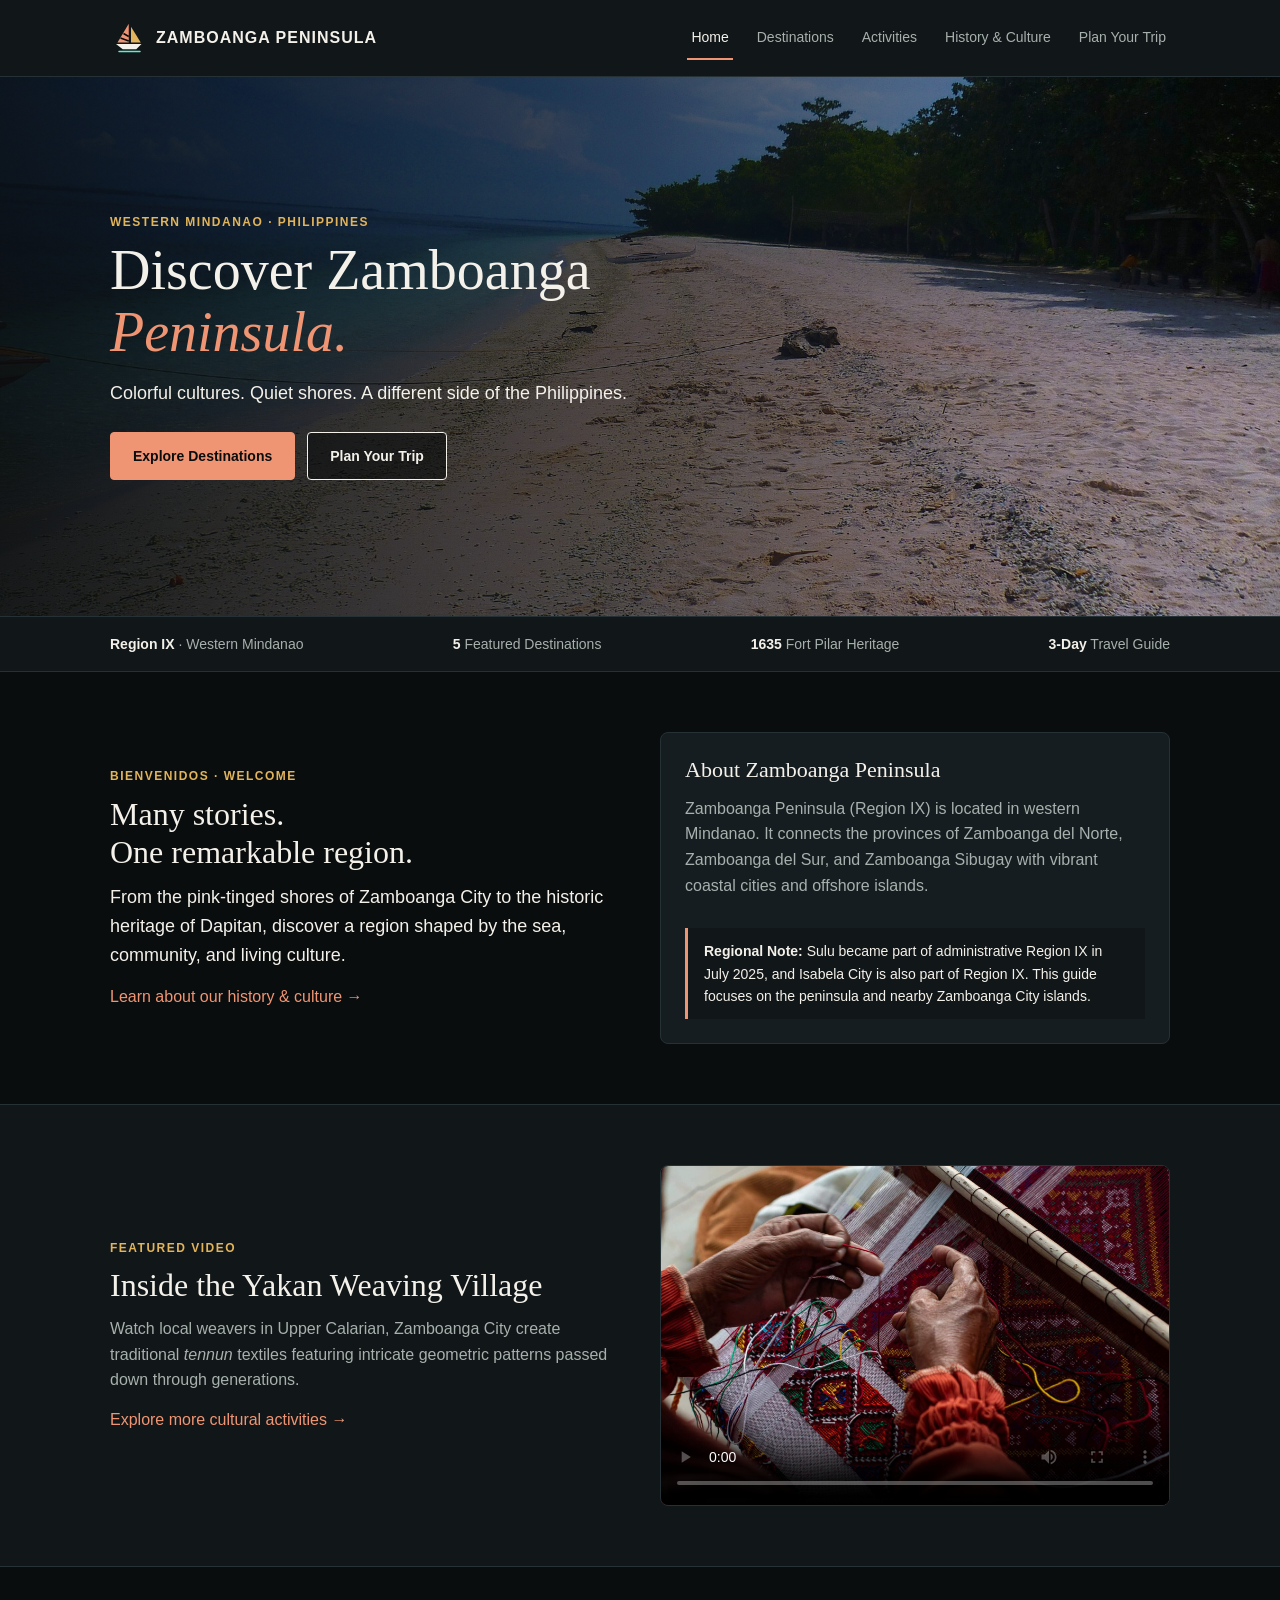
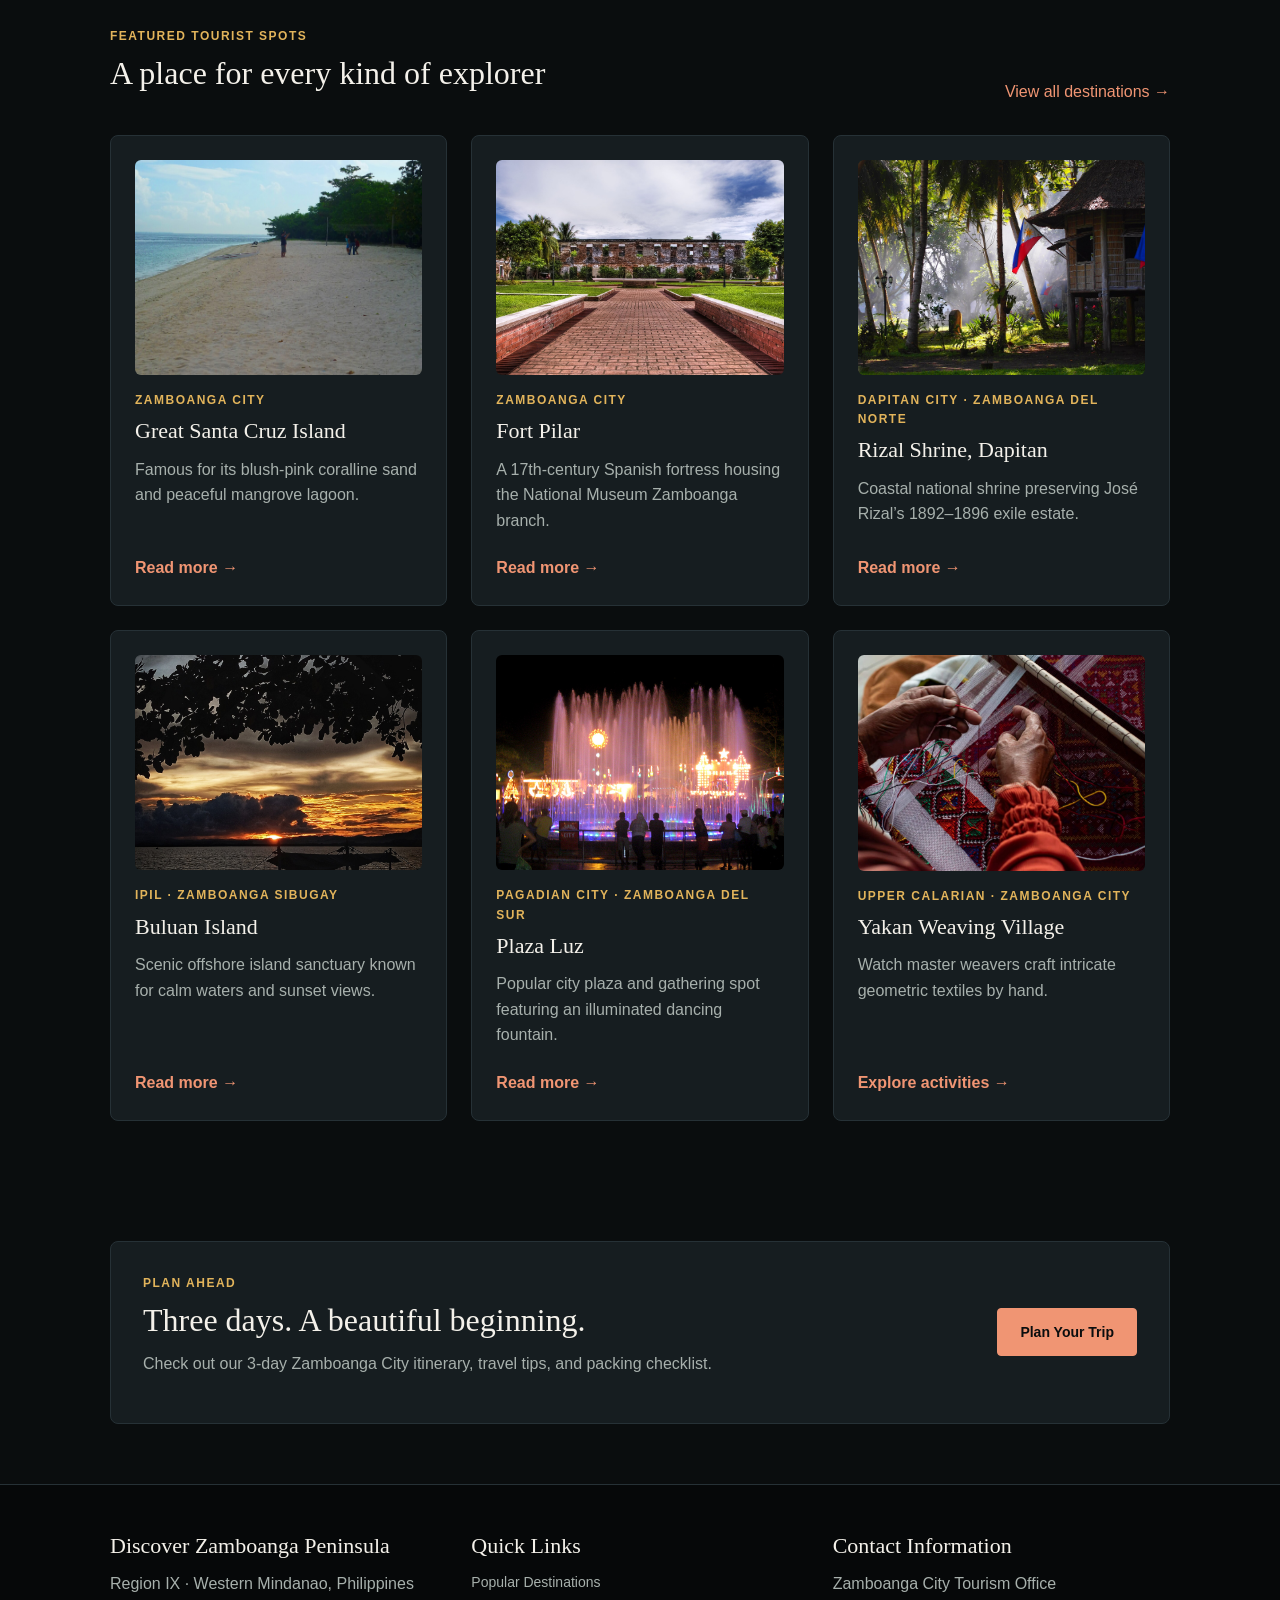
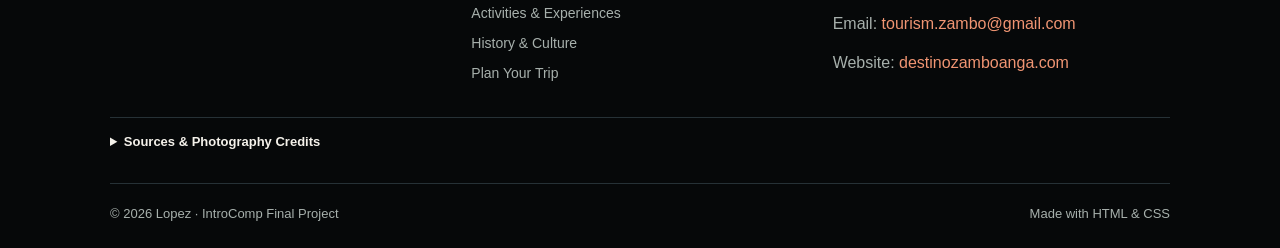
<file: index.html>
<!doctype html>
<html lang="en">
  <head>
    <meta charset="UTF-8" />
    <meta name="viewport" content="width=device-width, initial-scale=1.0" />
    <title>Home | Discover Zamboanga Peninsula</title>
    <link rel="icon" href="Assets/Icons/vinta.svg" type="image/svg+xml" />
    <link rel="stylesheet" href="style.css" />
  </head>
  <body>
    <header class="site-header">
      <div class="container header-inner">
        <a class="brand" href="index.html">
          <img src="Assets/Icons/vinta.svg" alt="Vinta icon" width="36" height="36" />
          <span>ZAMBOANGA PENINSULA</span>
        </a>
        <nav class="main-nav" aria-label="Main navigation">
          <a href="index.html" class="active">Home</a>
          <a href="destinations.html">Destinations</a>
          <a href="activities.html">Activities</a>
          <a href="history.html">History &amp; Culture</a>
          <a href="plan-trip.html">Plan Your Trip</a>
        </nav>
      </div>
    </header>

    <main>
      <section class="hero">
        <div class="container">
          <div class="hero-content">
            <p class="eyebrow">Western Mindanao · Philippines</p>
            <h1>Discover Zamboanga<br /><span>Peninsula.</span></h1>
            <p class="lead">
              Colorful cultures. Quiet shores. A different side of the
              Philippines.
            </p>
            <div class="hero-buttons">
              <a class="btn" href="destinations.html">Explore Destinations</a>
              <a class="btn btn-outline" href="plan-trip.html">Plan Your Trip</a>
            </div>
          </div>
        </div>
      </section>

      <div class="highlights-bar">
        <div class="container highlights-inner">
          <span><strong>Region IX</strong> · Western Mindanao</span>
          <span><strong>5</strong> Featured Destinations</span>
          <span><strong>1635</strong> Fort Pilar Heritage</span>
          <span><strong>3-Day</strong> Travel Guide</span>
        </div>
      </div>

      <!-- About the region -->
      <section class="container section two-col">
        <div>
          <p class="eyebrow">Bienvenidos · Welcome</p>
          <h2>Many stories.<br />One remarkable region.</h2>
          <p class="lead">
            From the pink-tinged shores of Zamboanga City to the historic
            heritage of Dapitan, discover a region shaped by the sea,
            community, and living culture.
          </p>
          <a href="history.html">Learn about our history &amp; culture &rarr;</a>
        </div>
        <div class="card">
          <h3>About Zamboanga Peninsula</h3>
          <p>
            Zamboanga Peninsula (Region IX) is located in western Mindanao. It
            connects the provinces of Zamboanga del Norte, Zamboanga del Sur,
            and Zamboanga Sibugay with vibrant coastal cities and offshore
            islands.
          </p>
          <div class="note-box">
            <strong>Regional Note:</strong> Sulu became part of administrative
            Region IX in July 2025, and Isabela City is also part of Region IX.
            This guide focuses on the peninsula and nearby Zamboanga City
            islands.
          </div>
        </div>
      </section>

      <!-- Yakan weaving video -->
      <section class="section section-alt">
        <div class="container two-col">
          <div>
            <p class="eyebrow">Featured Video</p>
            <h2>Inside the Yakan Weaving Village</h2>
            <p>
              Watch local weavers in Upper Calarian, Zamboanga City create
              traditional <em>tennun</em> textiles featuring intricate geometric
              patterns passed down through generations.
            </p>
            <a href="activities.html">Explore more cultural activities &rarr;</a>
          </div>
          <div>
            <video
              class="video-player"
              controls
              preload="metadata"
              poster="Assets/Images/yakan-weaving.jpg"
            >
              <source
                src="Assets/Videos/yakan-weaving-village.mp4"
                type="video/mp4"
              />
              Your browser does not support the HTML5 video tag.
            </video>
          </div>
        </div>
      </section>

      <!-- Featured destinations -->
      <section class="container section">
        <div class="section-header">
          <div>
            <p class="eyebrow">Featured Tourist Spots</p>
            <h2>A place for every kind of explorer</h2>
          </div>
          <a href="destinations.html">View all destinations &rarr;</a>
        </div>

        <div class="grid-3">
          <article class="card">
            <img
              src="Assets/Images/santa-cruz-beach.jpg"
              alt="Turquoise water and shoreline of Great Santa Cruz Island"
              class="card-img"
            />
            <p class="eyebrow">Zamboanga City</p>
            <h3>Great Santa Cruz Island</h3>
            <p>
              Famous for its blush-pink coralline sand and peaceful mangrove
              lagoon.
            </p>
            <a href="destinations.html#santa-cruz">Read more &rarr;</a>
          </article>

          <article class="card">
            <img
              src="Assets/Images/fort-pilar.jpg"
              alt="Stone courtyard inside Fort Pilar"
              class="card-img"
            />
            <p class="eyebrow">Zamboanga City</p>
            <h3>Fort Pilar</h3>
            <p>
              A 17th-century Spanish fortress housing the National Museum
              Zamboanga branch.
            </p>
            <a href="destinations.html#fort-pilar">Read more &rarr;</a>
          </article>

          <article class="card">
            <img
              src="Assets/Images/rizal-shrine.jpg"
              alt="Rizal Shrine house in Dapitan"
              class="card-img"
            />
            <p class="eyebrow">Dapitan City · Zamboanga del Norte</p>
            <h3>Rizal Shrine, Dapitan</h3>
            <p>
              Coastal national shrine preserving José Rizal’s 1892–1896 exile
              estate.
            </p>
            <a href="destinations.html#rizal-shrine">Read more &rarr;</a>
          </article>

          <article class="card">
            <img
              src="Assets/Images/buluan-island.jpg"
              alt="Sunset view at Buluan Island"
              class="card-img"
            />
            <p class="eyebrow">Ipil · Zamboanga Sibugay</p>
            <h3>Buluan Island</h3>
            <p>
              Scenic offshore island sanctuary known for calm waters and
              sunset views.
            </p>
            <a href="destinations.html#buluan">Read more &rarr;</a>
          </article>

          <article class="card">
            <img
              src="Assets/Images/pagadian-fountain.jpg"
              alt="Plaza Luz fountain in Pagadian City at night"
              class="card-img"
            />
            <p class="eyebrow">Pagadian City · Zamboanga del Sur</p>
            <h3>Plaza Luz</h3>
            <p>
              Popular city plaza and gathering spot featuring an illuminated
              dancing fountain.
            </p>
            <a href="destinations.html#plaza-luz">Read more &rarr;</a>
          </article>

          <article class="card">
            <img
              src="Assets/Images/yakan-weaving.jpg"
              alt="Artisan weaving colorful Yakan cloth"
              class="card-img"
            />
            <p class="eyebrow">Upper Calarian · Zamboanga City</p>
            <h3>Yakan Weaving Village</h3>
            <p>
              Watch master weavers craft intricate geometric textiles by hand.
            </p>
            <a href="activities.html">Explore activities &rarr;</a>
          </article>
        </div>
      </section>

      <!-- Trip planning -->
      <section class="container section">
        <div class="cta-banner">
          <div>
            <p class="eyebrow">Plan Ahead</p>
            <h2>Three days. A beautiful beginning.</h2>
            <p>
              Check out our 3-day Zamboanga City itinerary, travel tips, and
              packing checklist.
            </p>
          </div>
          <a class="btn" href="plan-trip.html">Plan Your Trip</a>
        </div>
      </section>
    </main>

    <footer class="site-footer">
      <div class="container">
        <div class="grid-3">
          <div>
            <h3>Discover Zamboanga Peninsula</h3>
            <p>Region IX · Western Mindanao, Philippines</p>
          </div>
          <div class="footer-links">
            <h3>Quick Links</h3>
            <a href="destinations.html">Popular Destinations</a>
            <a href="activities.html">Activities &amp; Experiences</a>
            <a href="history.html">History &amp; Culture</a>
            <a href="plan-trip.html">Plan Your Trip</a>
          </div>
          <div>
            <h3>Contact Information</h3>
            <p>Zamboanga City Tourism Office</p>
            <p>
              Email:
              <a href="mailto:tourism.zambo@gmail.com">tourism.zambo@gmail.com</a>
            </p>
            <p>
              Website:
              <a href="https://destinozamboanga.com/">destinozamboanga.com</a>
            </p>
          </div>
        </div>
        <details class="credits">
          <summary>Sources &amp; Photography Credits</summary>
          <ul>
            <li><strong>Sources:</strong> <a href="https://psa.gov.ph/content/province-sulu-officially-transferred-region-ix-zamboanga-peninsula">PSA Region IX</a> · <a href="https://destinozamboanga.com/">Zamboanga City Tourism</a> · <a href="https://tpb.gov.ph/press_releases/tpb-spotlights-zamboanga-peninsula-through-immersive-familiarization-tour/">Tourism Promotions Board</a> · <a href="https://www.nationalmuseum.gov.ph/our-museums/regional-area-and-site-museums/western-southern-mindanao/">National Museum</a> · <a href="https://philhistoricsites.nhcp.gov.ph/registry_database/rizal-shrine-dapitan/">NHCP</a> · <a href="https://ncca.gov.ph/about-culture-and-arts/culture-profile/glimpses-peoples-of-the-philippines/subanun/">NCCA</a></li>
            <li><strong>Photos &amp; Video (Wikimedia Commons):</strong> <a href="https://commons.wikimedia.org/wiki/File:Isla_Great_Santa_Cruz49.JPG">Isla Great Santa Cruz49.JPG</a> &amp; <a href="https://commons.wikimedia.org/wiki/File:Isla_Great_Santa_Cruz31.JPG">Isla Great Santa Cruz31.JPG</a> (Wowzamboangacity, CC BY 3.0) · <a href="https://commons.wikimedia.org/wiki/File:Fort_Pilar_(2008).jpg">Fort Pilar (2008).jpg</a> (Dennison Uy, CC BY-SA 3.0) · <a href="https://commons.wikimedia.org/wiki/File:Jose_Rizal_Shrine,_Dapitan,_Zamboanga_del_Norte.JPG">Jose Rizal Shrine.JPG</a> (Ric Canizares, CC BY-SA 3.0) · <a href="https://commons.wikimedia.org/wiki/File:Buluan_Island_Sunset.jpg">Buluan Island Sunset.jpg</a> (Gellie Joyce, CC BY-SA 4.0) · <a href="https://commons.wikimedia.org/wiki/File:Pagadian_Dancing_Fountain.JPG">Pagadian Dancing Fountain.JPG</a> (Razzmatazz143, CC BY-SA 3.0) · <a href="https://commons.wikimedia.org/wiki/File:Tennun_Yakan_Weaving.jpg">Tennun Yakan Weaving.jpg</a> (Ghayr mahrufah, CC0) · <a href="https://commons.wikimedia.org/wiki/File:Yakan-Village.webm">Yakan-Village.webm</a> (Kozak005, CC0)</li>
          </ul>
        </details>
        <div class="footer-bottom">
          <span>&copy; 2026 Lopez · IntroComp Final Project</span>
          <span>Made with HTML &amp; CSS</span>
        </div>
      </div>
    </footer>
  </body>
</html>
</file>
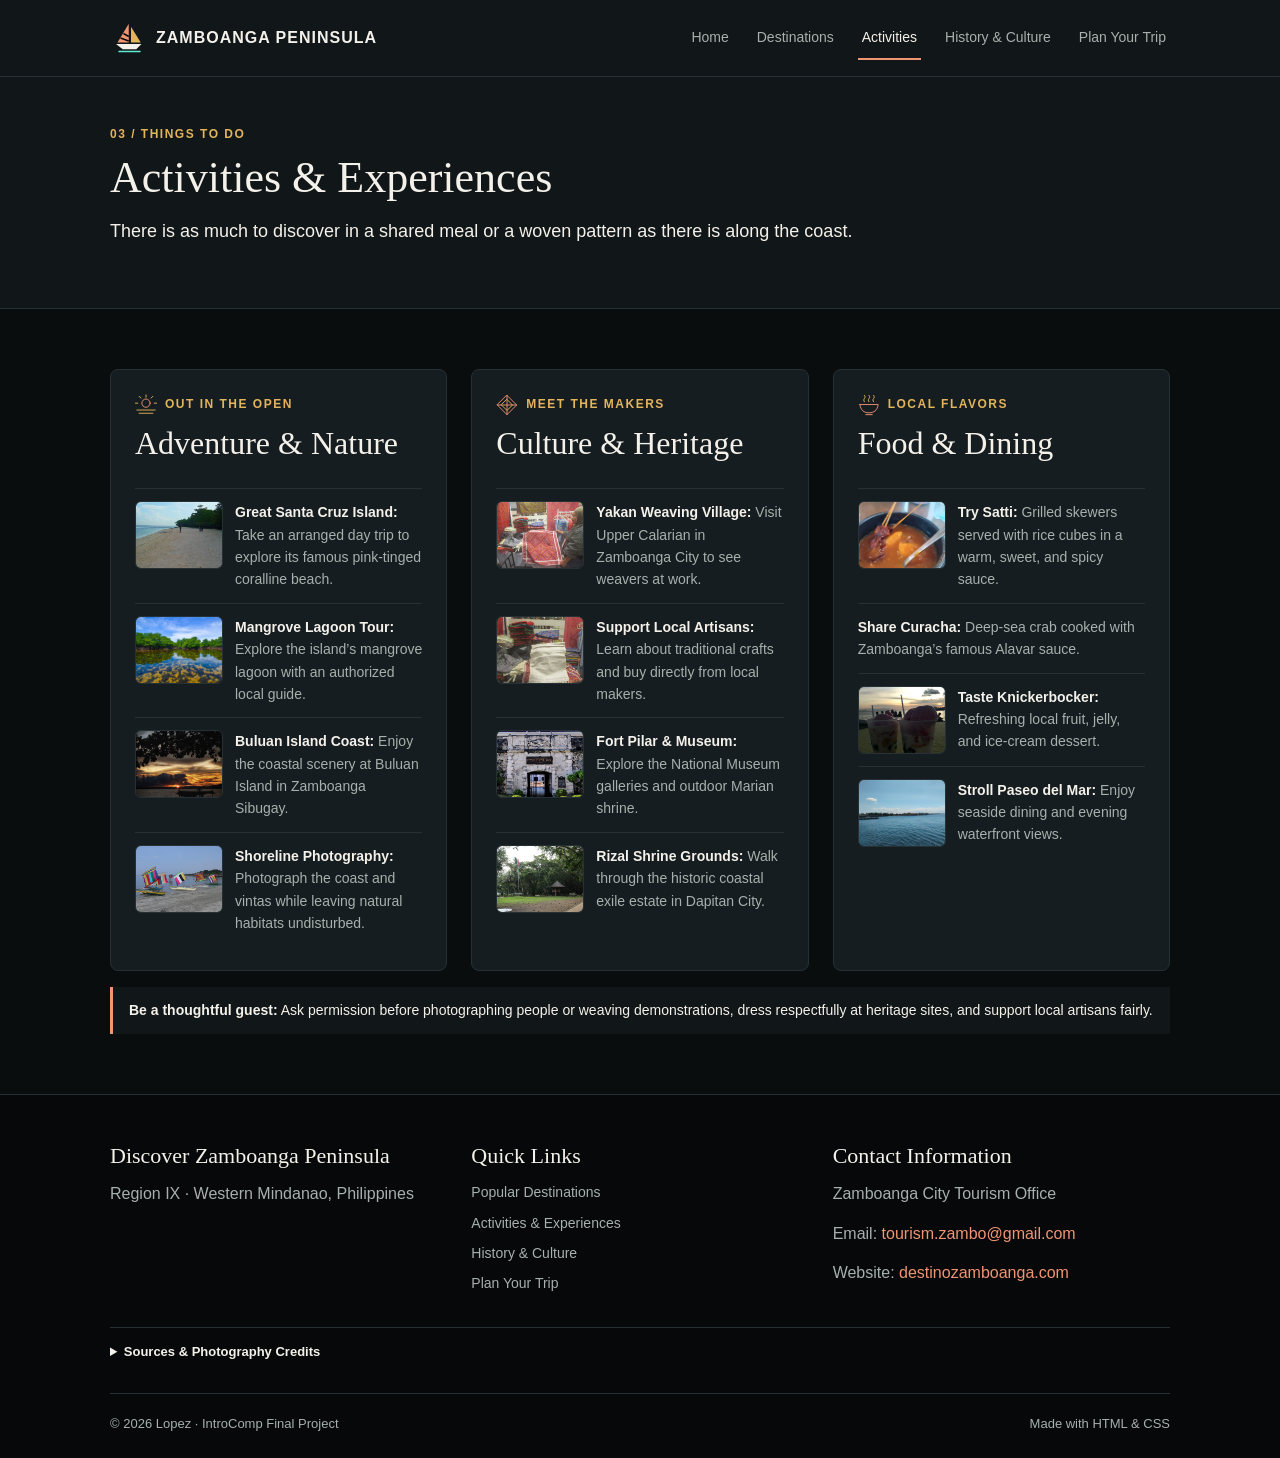
<file: activities.html>
<!doctype html>
<html lang="en">
  <head>
    <meta charset="UTF-8" />
    <meta name="viewport" content="width=device-width, initial-scale=1.0" />
    <title>Activities &amp; Experiences | Discover Zamboanga Peninsula</title>
    <link rel="icon" href="Assets/Icons/vinta.svg" type="image/svg+xml" />
    <link rel="stylesheet" href="style.css" />
  </head>
  <body>
    <header class="site-header">
      <div class="container header-inner">
        <a class="brand" href="index.html">
          <img src="Assets/Icons/vinta.svg" alt="Vinta icon" width="36" height="36" />
          <span>ZAMBOANGA PENINSULA</span>
        </a>
        <nav class="main-nav" aria-label="Main navigation">
          <a href="index.html">Home</a>
          <a href="destinations.html">Destinations</a>
          <a href="activities.html" class="active">Activities</a>
          <a href="history.html">History &amp; Culture</a>
          <a href="plan-trip.html">Plan Your Trip</a>
        </nav>
      </div>
    </header>

    <main>
      <section class="page-header">
        <div class="container">
          <p class="eyebrow">03 / Things to Do</p>
          <h1>Activities &amp; Experiences</h1>
          <p class="lead">
            There is as much to discover in a shared meal or a woven pattern as
            there is along the coast.
          </p>
        </div>
      </section>

      <!-- Activities by interest -->
      <div class="container section">
        <div class="grid-3">
          <section class="card">
            <p class="eyebrow icon-title">
              <img src="Assets/Icons/sun.svg" alt="" class="icon-sm" />
              Out in the Open
            </p>
            <h2>Adventure &amp; Nature</h2>
            <ul class="media-list">
              <li>
                <img
                  src="Assets/Images/santa-cruz-beach.jpg"
                  alt="Great Santa Cruz Island shoreline"
                  class="item-thumb"
                />
                <div>
                  <strong>Great Santa Cruz Island:</strong> Take an arranged day
                  trip to explore its famous pink-tinged coralline beach.
                </div>
              </li>
              <li>
                <img
                  src="Assets/Images/santa-cruz-mangroves.jpg"
                  alt="Mangroves lining the lagoon at Great Santa Cruz Island"
                  class="item-thumb"
                />
                <div>
                  <strong>Mangrove Lagoon Tour:</strong> Explore the island’s
                  mangrove lagoon with an authorized local guide.
                </div>
              </li>
              <li>
                <img
                  src="Assets/Images/buluan-island.jpg"
                  alt="Sunset view at Buluan Island"
                  class="item-thumb"
                />
                <div>
                  <strong>Buluan Island Coast:</strong> Enjoy the coastal
                  scenery at Buluan Island in Zamboanga Sibugay.
                </div>
              </li>
              <li>
                <img
                  src="Assets/Images/zamboanga-vinta.jpg"
                  alt="Colorful traditional vinta boats along the Zamboanga coast"
                  class="item-thumb"
                />
                <div>
                  <strong>Shoreline Photography:</strong> Photograph the coast
                  and vintas while leaving natural habitats undisturbed.
                </div>
              </li>
            </ul>
          </section>

          <section class="card">
            <p class="eyebrow icon-title">
              <img src="Assets/Icons/weave.svg" alt="" class="icon-sm" />
              Meet the Makers
            </p>
            <h2>Culture &amp; Heritage</h2>
            <ul class="media-list">
              <li>
                <img
                  src="Assets/Images/yakan-loom.jpg"
                  alt="Yakan artisan weaving intricate geometric patterns on a hand loom"
                  class="item-thumb"
                />
                <div>
                  <strong>Yakan Weaving Village:</strong> Visit Upper Calarian
                  in Zamboanga City to see weavers at work.
                </div>
              </li>
              <li>
                <img
                  src="Assets/Images/yakan-crafts.jpg"
                  alt="Handwoven Yakan textiles"
                  class="item-thumb"
                />
                <div>
                  <strong>Support Local Artisans:</strong> Learn about
                  traditional crafts and buy directly from local makers.
                </div>
              </li>
              <li>
                <img
                  src="Assets/Images/fort-pilar-entrance.jpg"
                  alt="Stone entrance of Fort Pilar"
                  class="item-thumb"
                />
                <div>
                  <strong>Fort Pilar &amp; Museum:</strong> Explore the National
                  Museum galleries and outdoor Marian shrine.
                </div>
              </li>
              <li>
                <img
                  src="Assets/Images/dapitan-rizal-park.jpg"
                  alt="Rizal Shrine grounds in Dapitan"
                  class="item-thumb"
                />
                <div>
                  <strong>Rizal Shrine Grounds:</strong> Walk through the
                  historic coastal exile estate in Dapitan City.
                </div>
              </li>
            </ul>
          </section>

          <section class="card">
            <p class="eyebrow icon-title">
              <img src="Assets/Icons/bowl.svg" alt="" class="icon-sm" />
              Local Flavors
            </p>
            <h2>Food &amp; Dining</h2>
            <ul class="media-list">
              <li>
                <img
                  src="Assets/Images/zamboanga-satti.jpg"
                  alt="Zamboanga satti skewers and sauce"
                  class="item-thumb"
                />
                <div>
                  <strong>Try Satti:</strong> Grilled skewers served with rice
                  cubes in a warm, sweet, and spicy sauce.
                </div>
              </li>
              <li>
                <div>
                  <strong>Share Curacha:</strong> Deep-sea crab cooked with
                  Zamboanga’s famous Alavar sauce.
                </div>
              </li>
              <li>
                <img
                  src="Assets/Images/zamboanga-knickerbocker.jpg"
                  alt="Fresh Knickerbocker fruit and ice-cream dessert"
                  class="item-thumb"
                />
                <div>
                  <strong>Taste Knickerbocker:</strong> Refreshing local fruit,
                  jelly, and ice-cream dessert.
                </div>
              </li>
              <li>
                <img
                  src="Assets/Images/paseo-del-mar.jpg"
                  alt="Paseo del Mar waterfront in Zamboanga City"
                  class="item-thumb"
                />
                <div>
                  <strong>Stroll Paseo del Mar:</strong> Enjoy seaside dining
                  and evening waterfront views.
                </div>
              </li>
            </ul>
          </section>
        </div>

        <div class="note-box">
          <strong>Be a thoughtful guest:</strong> Ask permission before
          photographing people or weaving demonstrations, dress respectfully at
          heritage sites, and support local artisans fairly.
        </div>
      </div>
    </main>

    <footer class="site-footer">
      <div class="container">
        <div class="grid-3">
          <div>
            <h3>Discover Zamboanga Peninsula</h3>
            <p>Region IX · Western Mindanao, Philippines</p>
          </div>
          <div class="footer-links">
            <h3>Quick Links</h3>
            <a href="destinations.html">Popular Destinations</a>
            <a href="activities.html">Activities &amp; Experiences</a>
            <a href="history.html">History &amp; Culture</a>
            <a href="plan-trip.html">Plan Your Trip</a>
          </div>
          <div>
            <h3>Contact Information</h3>
            <p>Zamboanga City Tourism Office</p>
            <p>
              Email:
              <a href="mailto:tourism.zambo@gmail.com">tourism.zambo@gmail.com</a>
            </p>
            <p>
              Website:
              <a href="https://destinozamboanga.com/">destinozamboanga.com</a>
            </p>
          </div>
        </div>
        <details class="credits">
          <summary>Sources &amp; Photography Credits</summary>
          <ul>
            <li><strong>Sources:</strong> <a href="https://destinozamboanga.com/">Zamboanga City Tourism</a> · <a href="https://tpb.gov.ph/press_releases/tpb-spotlights-zamboanga-peninsula-through-immersive-familiarization-tour/">Tourism Promotions Board</a> · <a href="https://7641islands.ph/explore/a-look-into-zamboangas-weaving-pride/">DOT 7641 Islands (Yakan Weaving &amp; Curacha)</a> · <a href="https://www.nationalmuseum.gov.ph/our-museums/regional-area-and-site-museums/western-southern-mindanao/">National Museum</a></li>
            <li><strong>Photos (Wikimedia Commons):</strong> <a href="https://commons.wikimedia.org/wiki/File:Zamboanga_vinta_boats_along_RT_Lim_Boulevard_01_(Zamboanga_City;_10-06-2023).jpg">Zamboanga vinta boats.jpg</a> &amp; <a href="https://commons.wikimedia.org/wiki/File:Paseo_del_Mar_Zamboanga_01_(Zamboanga_City;_10-06-2023).jpg">Paseo del Mar Zamboanga.jpg</a> (Patrickroque01, CC BY-SA 4.0) · <a href="https://commons.wikimedia.org/wiki/File:Likhang_Yakan_October_11_2026_extraordinary_hand_loom_weaving_habi_01.jpg">Likhang Yakan hand loom weaving.jpg</a> (P1898, CC BY 4.0) · <a href="https://commons.wikimedia.org/wiki/File:Satti_Dish.webp">Satti Dish.webp</a> (Misha yangie, CC0) &middot; <a href="https://commons.wikimedia.org/wiki/File:Fresh_Knickerbocker_in_Zamboanga_City.jpg">Fresh Knickerbocker.jpg</a> (Rica Rentutar, CC BY 4.0)</li>
            <li><a href="https://commons.wikimedia.org/wiki/File:Great_Sta._Cruz_Island_Sanctuary.jpg">Great Sta. Cruz Island Sanctuary.jpg</a> &mdash; Jsinglador, <a href="https://creativecommons.org/licenses/by-sa/4.0/">CC BY-SA 4.0</a>. Resized for this site.</li>
          </ul>
        </details>
        <div class="footer-bottom">
          <span>&copy; 2026 Lopez · IntroComp Final Project</span>
          <span>Made with HTML &amp; CSS</span>
        </div>
      </div>
    </footer>
  </body>
</html>
</file>
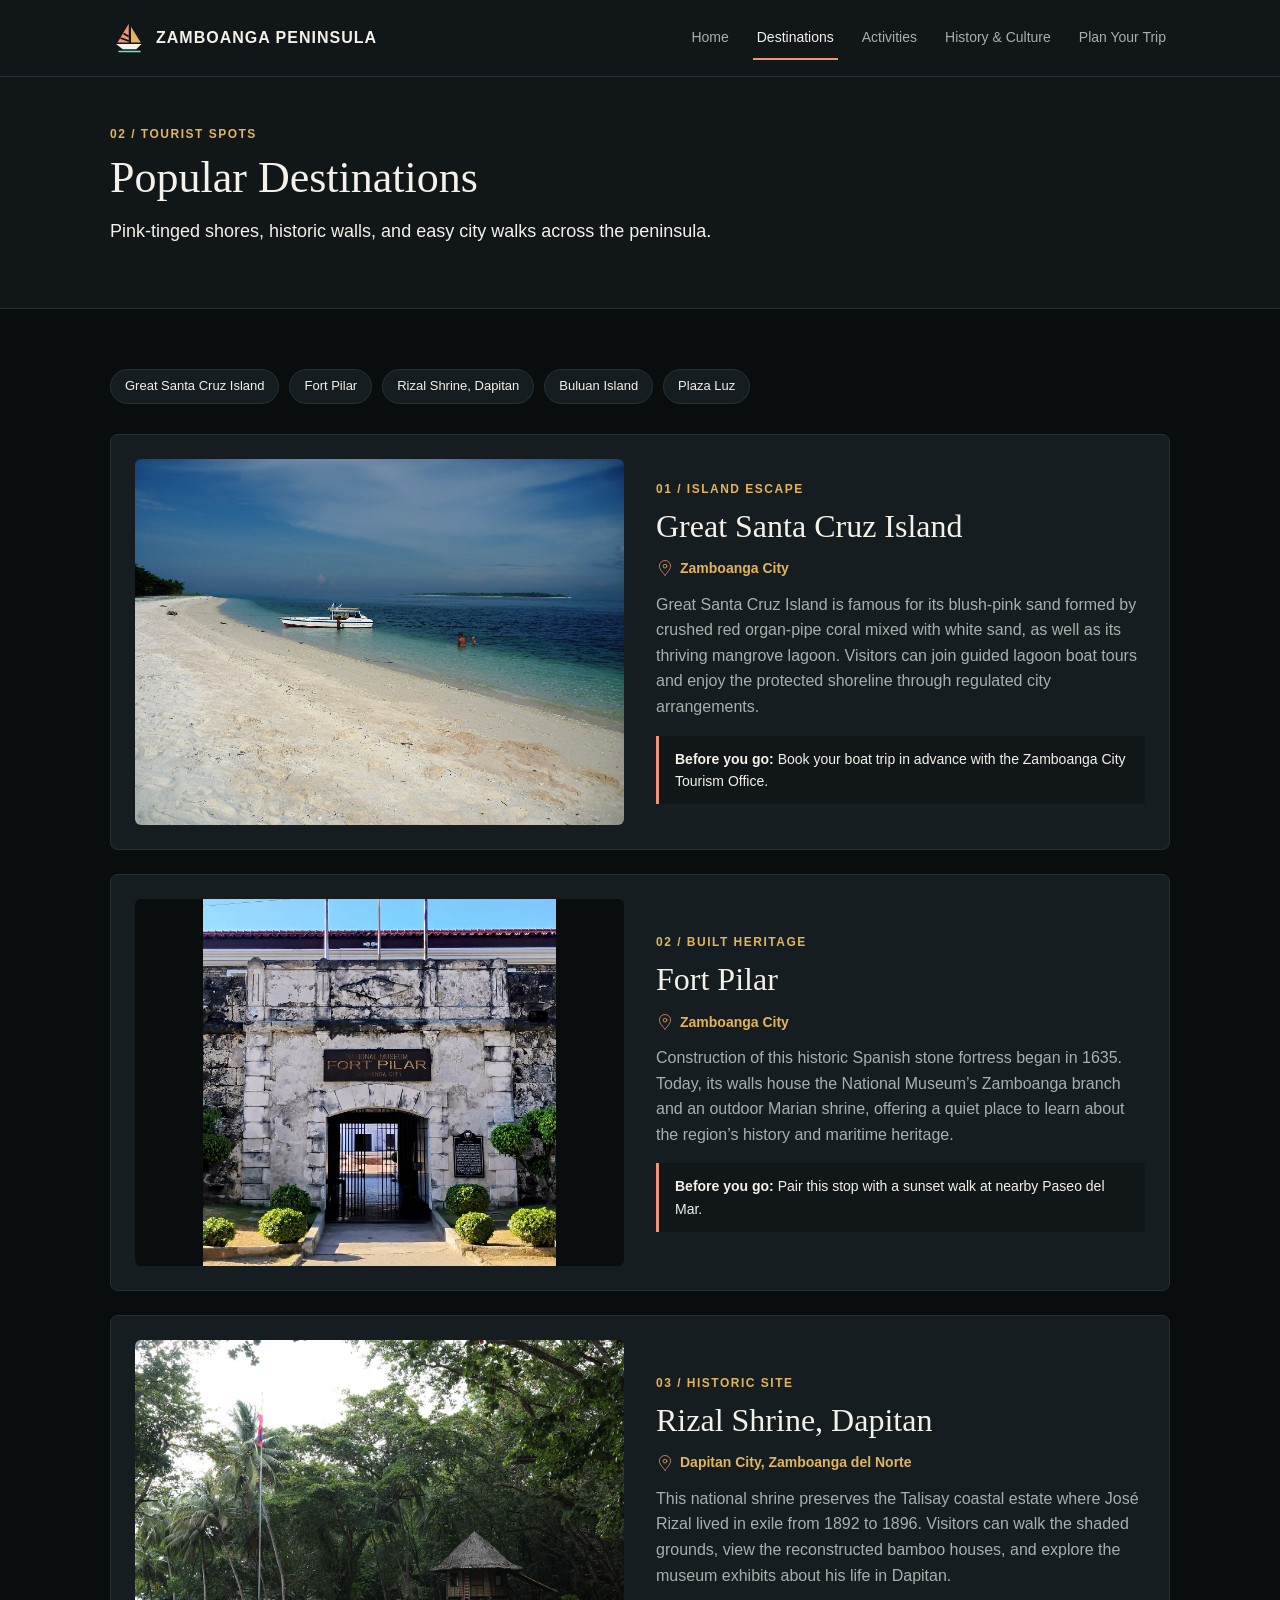
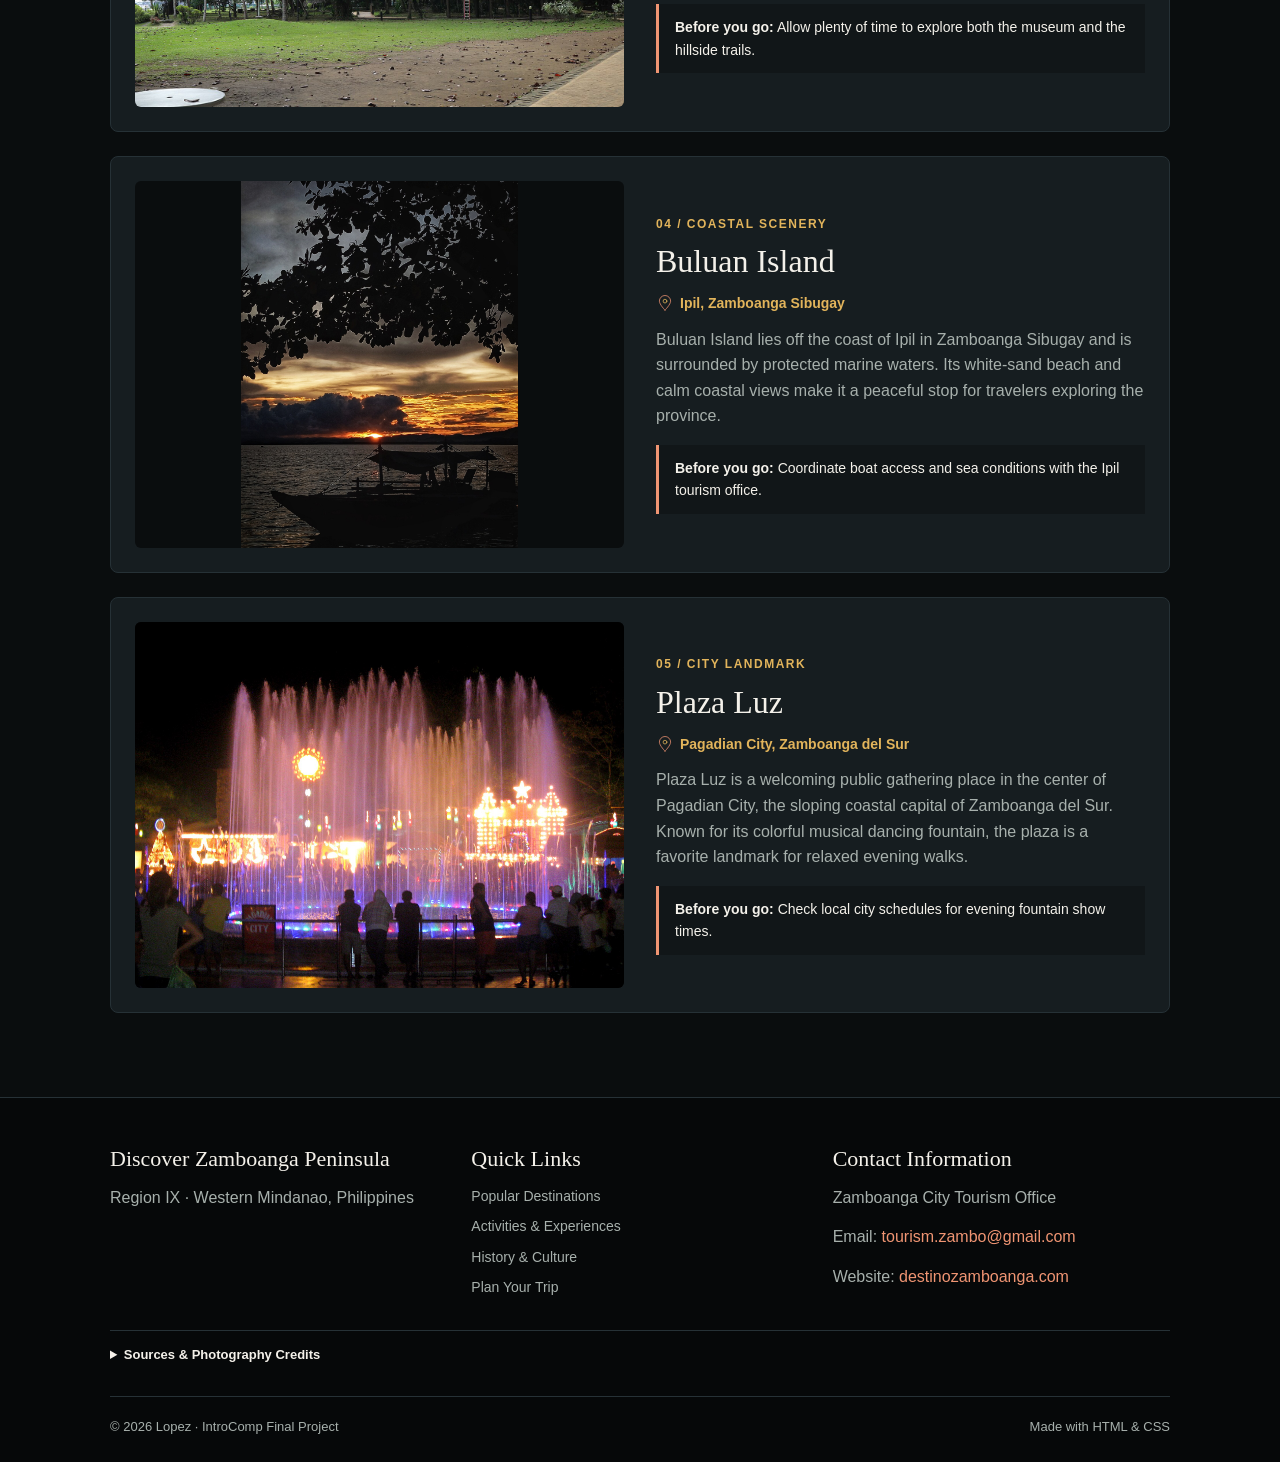
<file: destinations.html>
<!doctype html>
<html lang="en">
  <head>
    <meta charset="UTF-8" />
    <meta name="viewport" content="width=device-width, initial-scale=1.0" />
    <title>Popular Destinations | Discover Zamboanga Peninsula</title>
    <link rel="icon" href="Assets/Icons/vinta.svg" type="image/svg+xml" />
    <link rel="stylesheet" href="style.css" />
  </head>
  <body>
    <header class="site-header">
      <div class="container header-inner">
        <a class="brand" href="index.html">
          <img src="Assets/Icons/vinta.svg" alt="Vinta icon" width="36" height="36" />
          <span>ZAMBOANGA PENINSULA</span>
        </a>
        <nav class="main-nav" aria-label="Main navigation">
          <a href="index.html">Home</a>
          <a href="destinations.html" class="active">Destinations</a>
          <a href="activities.html">Activities</a>
          <a href="history.html">History &amp; Culture</a>
          <a href="plan-trip.html">Plan Your Trip</a>
        </nav>
      </div>
    </header>

    <main>
      <section class="page-header">
        <div class="container">
          <p class="eyebrow">02 / Tourist Spots</p>
          <h1>Popular Destinations</h1>
          <p class="lead">
            Pink-tinged shores, historic walls, and easy city walks across the
            peninsula.
          </p>
        </div>
      </section>

      <!-- Destination guide -->
      <div class="container section">
        <nav class="jump-links" aria-label="Jump to destination">
          <a href="#santa-cruz">Great Santa Cruz Island</a>
          <a href="#fort-pilar">Fort Pilar</a>
          <a href="#rizal-shrine">Rizal Shrine, Dapitan</a>
          <a href="#buluan">Buluan Island</a>
          <a href="#plaza-luz">Plaza Luz</a>
        </nav>

        <section class="spot-card" id="santa-cruz">
          <img
            src="Assets/Images/santa-cruz-shore.jpg"
            alt="Outrigger boat along the shore of Great Santa Cruz Island"
          />
          <div>
            <p class="eyebrow">01 / Island Escape</p>
            <h2>Great Santa Cruz Island</h2>
            <p class="location">
              <img src="Assets/Icons/pin.svg" alt="" />
              Zamboanga City
            </p>
            <p>
              Great Santa Cruz Island is famous for its blush-pink sand formed
              by crushed red organ-pipe coral mixed with white sand, as well as
              its thriving mangrove lagoon. Visitors can join guided lagoon boat
              tours and enjoy the protected shoreline through regulated city
              arrangements.
            </p>
            <div class="note-box">
              <strong>Before you go:</strong> Book your boat trip in advance
              with the Zamboanga City Tourism Office.
            </div>
          </div>
        </section>

        <section class="spot-card" id="fort-pilar">
          <img
            src="Assets/Images/fort-pilar-entrance.jpg"
            alt="Stone entrance of Fort Pilar in Zamboanga City"
          />
          <div>
            <p class="eyebrow">02 / Built Heritage</p>
            <h2>Fort Pilar</h2>
            <p class="location">
              <img src="Assets/Icons/pin.svg" alt="" />
              Zamboanga City
            </p>
            <p>
              Construction of this historic Spanish stone fortress began in
              1635. Today, its walls house the National Museum’s Zamboanga
              branch and an outdoor Marian shrine, offering a quiet place to
              learn about the region’s history and maritime heritage.
            </p>
            <div class="note-box">
              <strong>Before you go:</strong> Pair this stop with a sunset walk
              at nearby Paseo del Mar.
            </div>
          </div>
        </section>

        <section class="spot-card" id="rizal-shrine">
          <img
            src="Assets/Images/dapitan-rizal-park.jpg"
            alt="Trees and a reconstructed house at the Rizal Shrine in Dapitan City"
          />
          <div>
            <p class="eyebrow">03 / Historic Site</p>
            <h2>Rizal Shrine, Dapitan</h2>
            <p class="location">
              <img src="Assets/Icons/pin.svg" alt="" />
              Dapitan City, Zamboanga del Norte
            </p>
            <p>
              This national shrine preserves the Talisay coastal estate where
              José Rizal lived in exile from 1892 to 1896. Visitors can walk the
              shaded grounds, view the reconstructed bamboo houses, and explore
              the museum exhibits about his life in Dapitan.
            </p>
            <div class="note-box">
              <strong>Before you go:</strong> Allow plenty of time to explore
              both the museum and the hillside trails.
            </div>
          </div>
        </section>

        <section class="spot-card" id="buluan">
          <img
            src="Assets/Images/buluan-island.jpg"
            alt="Boat silhouetted against the sunset at Buluan Island"
          />
          <div>
            <p class="eyebrow">04 / Coastal Scenery</p>
            <h2>Buluan Island</h2>
            <p class="location">
              <img src="Assets/Icons/pin.svg" alt="" />
              Ipil, Zamboanga Sibugay
            </p>
            <p>
              Buluan Island lies off the coast of Ipil in Zamboanga Sibugay and
              is surrounded by protected marine waters. Its white-sand beach and
              calm coastal views make it a peaceful stop for travelers exploring
              the province.
            </p>
            <div class="note-box">
              <strong>Before you go:</strong> Coordinate boat access and sea
              conditions with the Ipil tourism office.
            </div>
          </div>
        </section>

        <section class="spot-card" id="plaza-luz">
          <img
            src="Assets/Images/pagadian-fountain.jpg"
            alt="Illuminated dancing fountain at Plaza Luz in Pagadian City"
          />
          <div>
            <p class="eyebrow">05 / City Landmark</p>
            <h2>Plaza Luz</h2>
            <p class="location">
              <img src="Assets/Icons/pin.svg" alt="" />
              Pagadian City, Zamboanga del Sur
            </p>
            <p>
              Plaza Luz is a welcoming public gathering place in the center of
              Pagadian City, the sloping coastal capital of Zamboanga del Sur.
              Known for its colorful musical dancing fountain, the plaza is a
              favorite landmark for relaxed evening walks.
            </p>
            <div class="note-box">
              <strong>Before you go:</strong> Check local city schedules for
              evening fountain show times.
            </div>
          </div>
        </section>
      </div>
    </main>

    <footer class="site-footer">
      <div class="container">
        <div class="grid-3">
          <div>
            <h3>Discover Zamboanga Peninsula</h3>
            <p>Region IX · Western Mindanao, Philippines</p>
          </div>
          <div class="footer-links">
            <h3>Quick Links</h3>
            <a href="destinations.html">Popular Destinations</a>
            <a href="activities.html">Activities &amp; Experiences</a>
            <a href="history.html">History &amp; Culture</a>
            <a href="plan-trip.html">Plan Your Trip</a>
          </div>
          <div>
            <h3>Contact Information</h3>
            <p>Zamboanga City Tourism Office</p>
            <p>
              Email:
              <a href="mailto:tourism.zambo@gmail.com">tourism.zambo@gmail.com</a>
            </p>
            <p>
              Website:
              <a href="https://destinozamboanga.com/">destinozamboanga.com</a>
            </p>
          </div>
        </div>
        <details class="credits">
          <summary>Sources &amp; Photography Credits</summary>
          <ul>
            <li><strong>Sources:</strong> <a href="https://destinozamboanga.com/">Zamboanga City Tourism</a> · <a href="https://tpb.gov.ph/press_releases/tpb-spotlights-zamboanga-peninsula-through-immersive-familiarization-tour/">Tourism Promotions Board</a> · <a href="https://www.nationalmuseum.gov.ph/our-museums/regional-area-and-site-museums/western-southern-mindanao/">National Museum</a> · <a href="https://philhistoricsites.nhcp.gov.ph/registry_database/rizal-shrine-dapitan/">NHCP</a> · <a href="https://bmb.gov.ph/wp-content/uploads/2024/01/tb2020-05.pdf">DENR-BMB</a></li>
            <li><strong>Photos (Wikimedia Commons):</strong> <a href="https://commons.wikimedia.org/wiki/File:Isla_Great_Santa_Cruz.JPG">Isla Great Santa Cruz.JPG</a> (Wowzamboangacity, CC BY 3.0) &middot; <a href="https://commons.wikimedia.org/wiki/File:Main_entrance_of_Fort_Pilar,_Zamboanga_City.jpg">Main entrance of Fort Pilar.jpg</a> (Ralff Nestor Nacor, CC BY-SA 4.0) &middot; <a href="https://commons.wikimedia.org/wiki/File:Rizal_Shrine_Dapitan_(Talisay,_Dapitan,_Zamboanga_Del_Norte;_10-16-2023).jpg">Rizal Shrine Dapitan (2023).jpg</a> (Patrickroque01, CC BY-SA 4.0) &middot; <a href="https://commons.wikimedia.org/wiki/File:Buluan_Island_Sunset.jpg">Buluan Island Sunset.jpg</a> (Gellie Joyce, CC BY-SA 4.0) &middot; <a href="https://commons.wikimedia.org/wiki/File:Pagadian_Dancing_Fountain.JPG">Pagadian Dancing Fountain.JPG</a> (Razzmatazz143, CC BY-SA 3.0)</li>
          </ul>
        </details>
        <div class="footer-bottom">
          <span>&copy; 2026 Lopez · IntroComp Final Project</span>
          <span>Made with HTML &amp; CSS</span>
        </div>
      </div>
    </footer>
  </body>
</html>
</file>
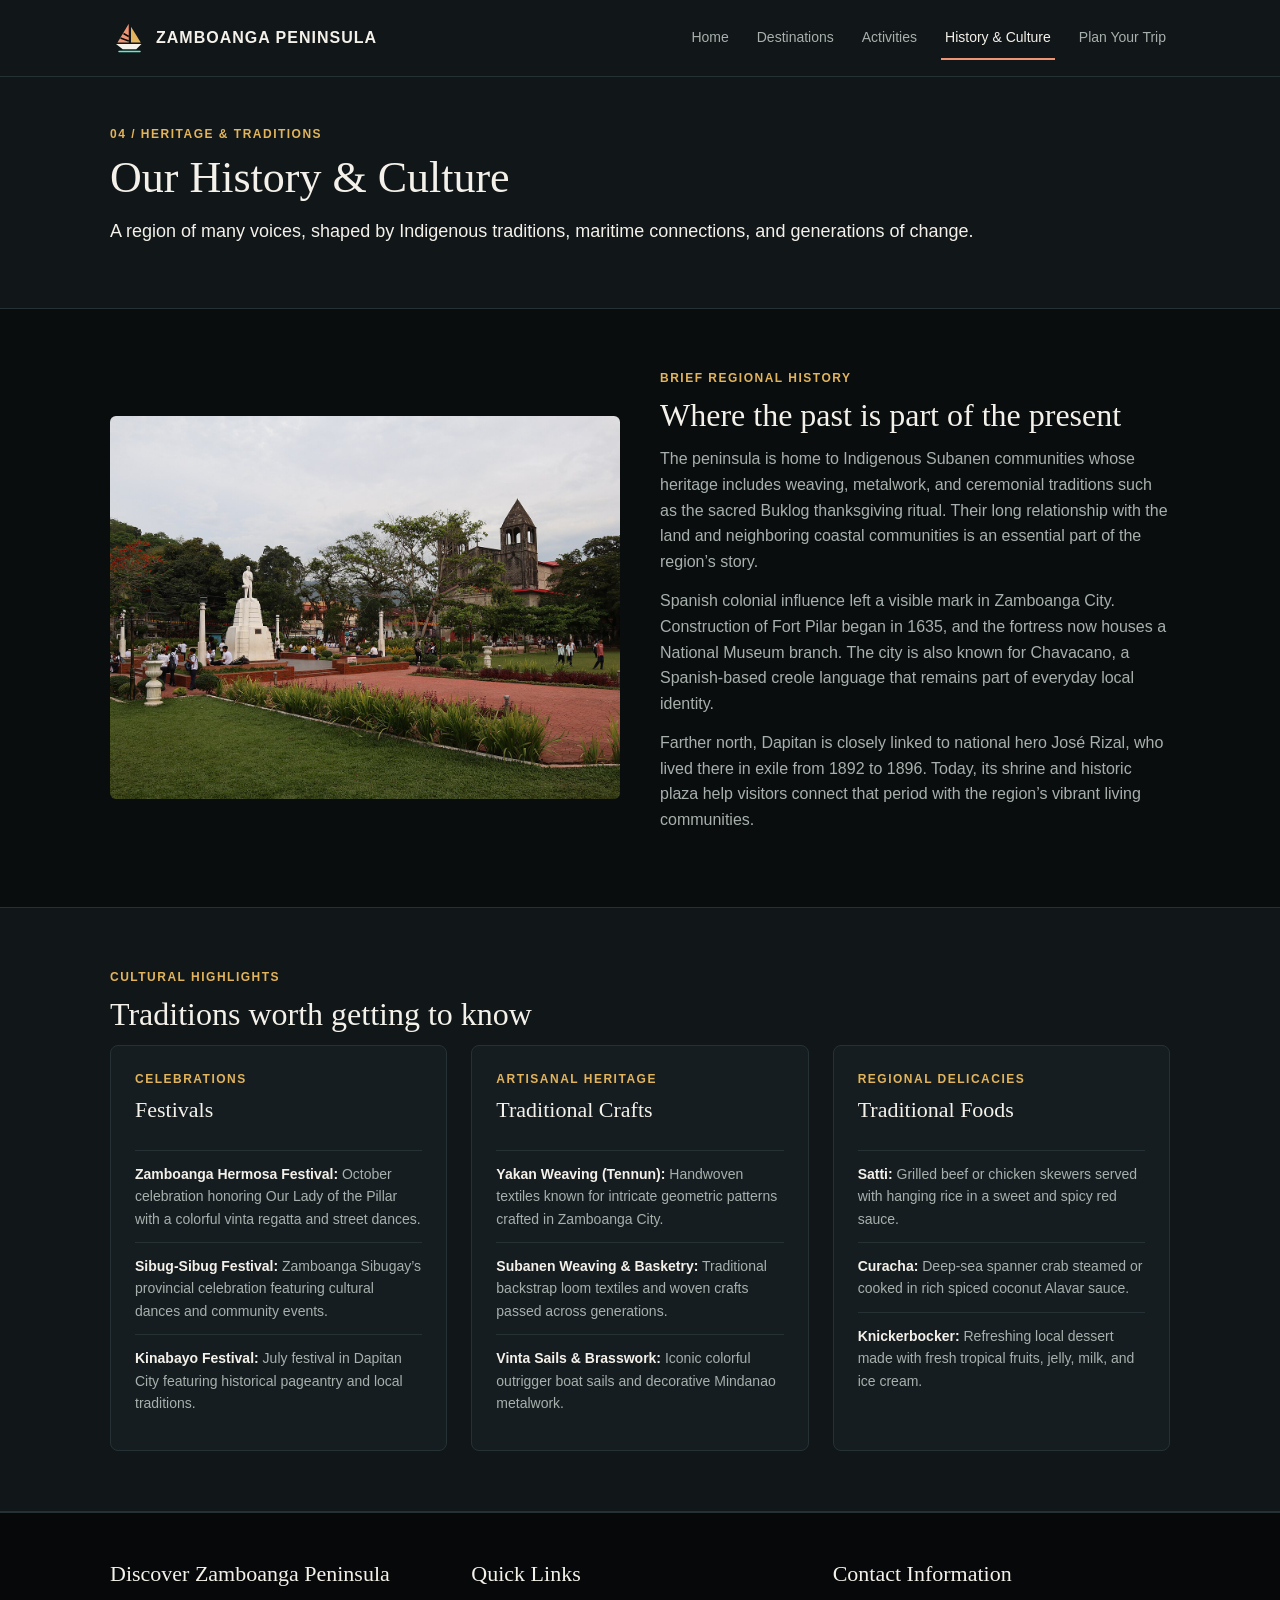
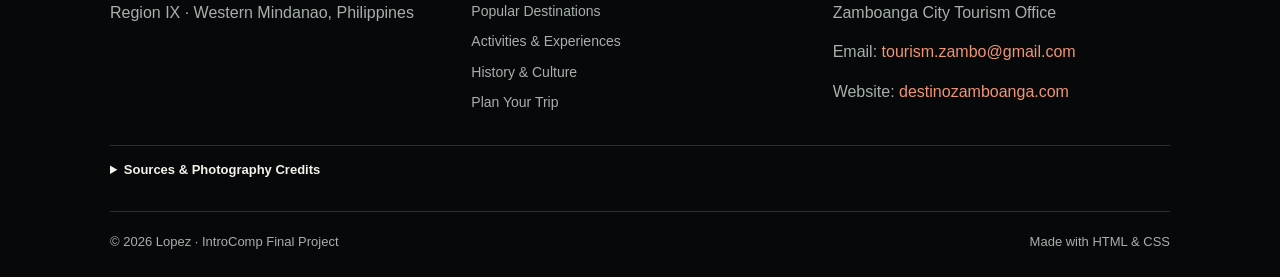
<file: history.html>
<!doctype html>
<html lang="en">
  <head>
    <meta charset="UTF-8" />
    <meta name="viewport" content="width=device-width, initial-scale=1.0" />
    <title>Our History &amp; Culture | Discover Zamboanga Peninsula</title>
    <link rel="icon" href="Assets/Icons/vinta.svg" type="image/svg+xml" />
    <link rel="stylesheet" href="style.css" />
  </head>
  <body>
    <header class="site-header">
      <div class="container header-inner">
        <a class="brand" href="index.html">
          <img src="Assets/Icons/vinta.svg" alt="Vinta icon" width="36" height="36" />
          <span>ZAMBOANGA PENINSULA</span>
        </a>
        <nav class="main-nav" aria-label="Main navigation">
          <a href="index.html">Home</a>
          <a href="destinations.html">Destinations</a>
          <a href="activities.html">Activities</a>
          <a href="history.html" class="active">History &amp; Culture</a>
          <a href="plan-trip.html">Plan Your Trip</a>
        </nav>
      </div>
    </header>

    <main>
      <section class="page-header">
        <div class="container">
          <p class="eyebrow">04 / Heritage &amp; Traditions</p>
          <h1>Our History &amp; Culture</h1>
          <p class="lead">
            A region of many voices, shaped by Indigenous traditions, maritime
            connections, and generations of change.
          </p>
        </div>
      </section>

      <!-- Regional history -->
      <section class="container section two-col">
        <img
          src="Assets/Images/dapitan-plaza.jpg"
          alt="Historic Dapitan City Plaza in Zamboanga del Norte"
        />
        <div>
          <p class="eyebrow">Brief Regional History</p>
          <h2>Where the past is part of the present</h2>
          <p>
            The peninsula is home to Indigenous Subanen communities whose
            heritage includes weaving, metalwork, and ceremonial traditions
            such as the sacred Buklog thanksgiving ritual. Their long
            relationship with the land and neighboring coastal communities is an
            essential part of the region’s story.
          </p>
          <p>
            Spanish colonial influence left a visible mark in Zamboanga City.
            Construction of Fort Pilar began in 1635, and the fortress now
            houses a National Museum branch. The city is also known for
            Chavacano, a Spanish-based creole language that remains part of
            everyday local identity.
          </p>
          <p>
            Farther north, Dapitan is closely linked to national hero José
            Rizal, who lived there in exile from 1892 to 1896. Today, its
            shrine and historic plaza help visitors connect that period with the
            region’s vibrant living communities.
          </p>
        </div>
      </section>

      <!-- Living traditions -->
      <section class="section section-alt">
        <div class="container">
          <p class="eyebrow">Cultural Highlights</p>
          <h2>Traditions worth getting to know</h2>

          <div class="grid-3">
            <section class="card">
              <p class="eyebrow">
                Celebrations
              </p>
              <h3>Festivals</h3>
              <ul class="media-list">
                <li>
                  <div>
                    <strong>Zamboanga Hermosa Festival:</strong> October
                    celebration honoring Our Lady of the Pillar with a colorful
                    vinta regatta and street dances.
                  </div>
                </li>
                <li>
                  <div>
                    <strong>Sibug-Sibug Festival:</strong> Zamboanga Sibugay’s
                    provincial celebration featuring cultural dances and
                    community events.
                  </div>
                </li>
                <li>
                  <div>
                    <strong>Kinabayo Festival:</strong> July festival in Dapitan
                    City featuring historical pageantry and local traditions.
                  </div>
                </li>
              </ul>
            </section>

            <section class="card">
              <p class="eyebrow">
                Artisanal Heritage
              </p>
              <h3>Traditional Crafts</h3>
              <ul class="media-list">
                <li>
                  <div>
                    <strong>Yakan Weaving (Tennun):</strong> Handwoven textiles
                    known for intricate geometric patterns crafted in Zamboanga
                    City.
                  </div>
                </li>
                <li>
                  <div>
                    <strong>Subanen Weaving &amp; Basketry:</strong> Traditional
                    backstrap loom textiles and woven crafts passed across
                    generations.
                  </div>
                </li>
                <li>
                  <div>
                    <strong>Vinta Sails &amp; Brasswork:</strong> Iconic
                    colorful outrigger boat sails and decorative Mindanao
                    metalwork.
                  </div>
                </li>
              </ul>
            </section>

            <section class="card">
              <p class="eyebrow">
                Regional Delicacies
              </p>
              <h3>Traditional Foods</h3>
              <ul class="media-list">
                <li>
                  <div>
                    <strong>Satti:</strong> Grilled beef or chicken skewers
                    served with hanging rice in a sweet and spicy red sauce.
                  </div>
                </li>
                <li>
                  <div>
                    <strong>Curacha:</strong> Deep-sea spanner crab steamed or
                    cooked in rich spiced coconut Alavar sauce.
                  </div>
                </li>
                <li>
                  <div>
                    <strong>Knickerbocker:</strong> Refreshing local dessert
                    made with fresh tropical fruits, jelly, milk, and ice cream.
                  </div>
                </li>
              </ul>
            </section>
          </div>
        </div>
      </section>
    </main>

    <footer class="site-footer">
      <div class="container">
        <div class="grid-3">
          <div>
            <h3>Discover Zamboanga Peninsula</h3>
            <p>Region IX · Western Mindanao, Philippines</p>
          </div>
          <div class="footer-links">
            <h3>Quick Links</h3>
            <a href="destinations.html">Popular Destinations</a>
            <a href="activities.html">Activities &amp; Experiences</a>
            <a href="history.html">History &amp; Culture</a>
            <a href="plan-trip.html">Plan Your Trip</a>
          </div>
          <div>
            <h3>Contact Information</h3>
            <p>Zamboanga City Tourism Office</p>
            <p>
              Email:
              <a href="mailto:tourism.zambo@gmail.com">tourism.zambo@gmail.com</a>
            </p>
            <p>
              Website:
              <a href="https://destinozamboanga.com/">destinozamboanga.com</a>
            </p>
          </div>
        </div>
        <details class="credits">
          <summary>Sources &amp; Photography Credits</summary>
          <ul>
            <li><strong>Sources:</strong> <a href="https://ncca.gov.ph/about-culture-and-arts/culture-profile/glimpses-peoples-of-the-philippines/subanun/">NCCA (Subanen Heritage)</a> · <a href="https://www.nationalmuseum.gov.ph/our-museums/regional-area-and-site-museums/western-southern-mindanao/">National Museum (Fort Pilar)</a> · <a href="https://philhistoricsites.nhcp.gov.ph/registry_database/rizal-shrine-dapitan/">NHCP (Rizal Shrine)</a> · <a href="https://destinozamboanga.com/">Zamboanga City Tourism</a></li>
            <li><strong>Photos (Wikimedia Commons):</strong> <a href="https://commons.wikimedia.org/wiki/File:Dapitan_City_Plaza_(City_Hall_Drive,_Dapitan,_Zamboanga_Del_Norte;_10-16-2023).jpg">Dapitan City Plaza (2023).jpg</a> (Patrickroque01, CC BY-SA 4.0)</li>
          </ul>
        </details>
        <div class="footer-bottom">
          <span>&copy; 2026 Lopez · IntroComp Final Project</span>
          <span>Made with HTML &amp; CSS</span>
        </div>
      </div>
    </footer>
  </body>
</html>
</file>
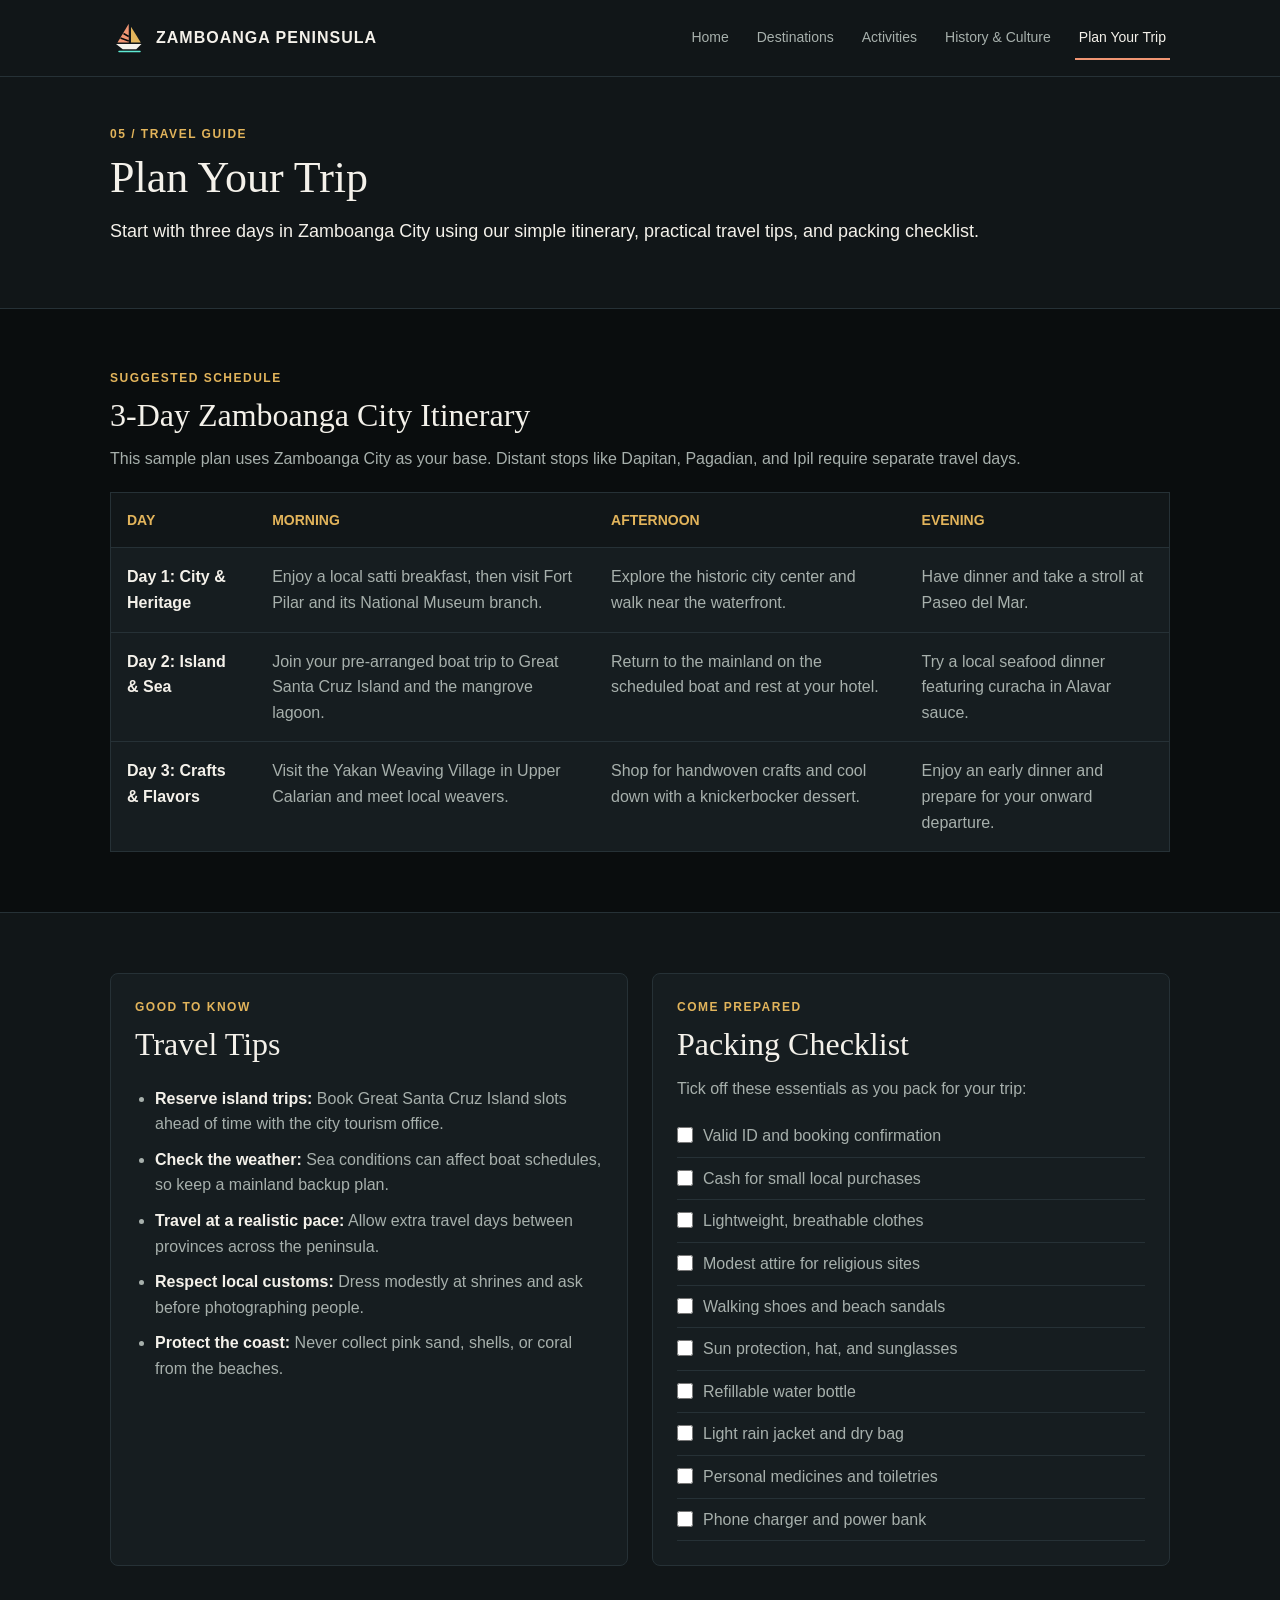
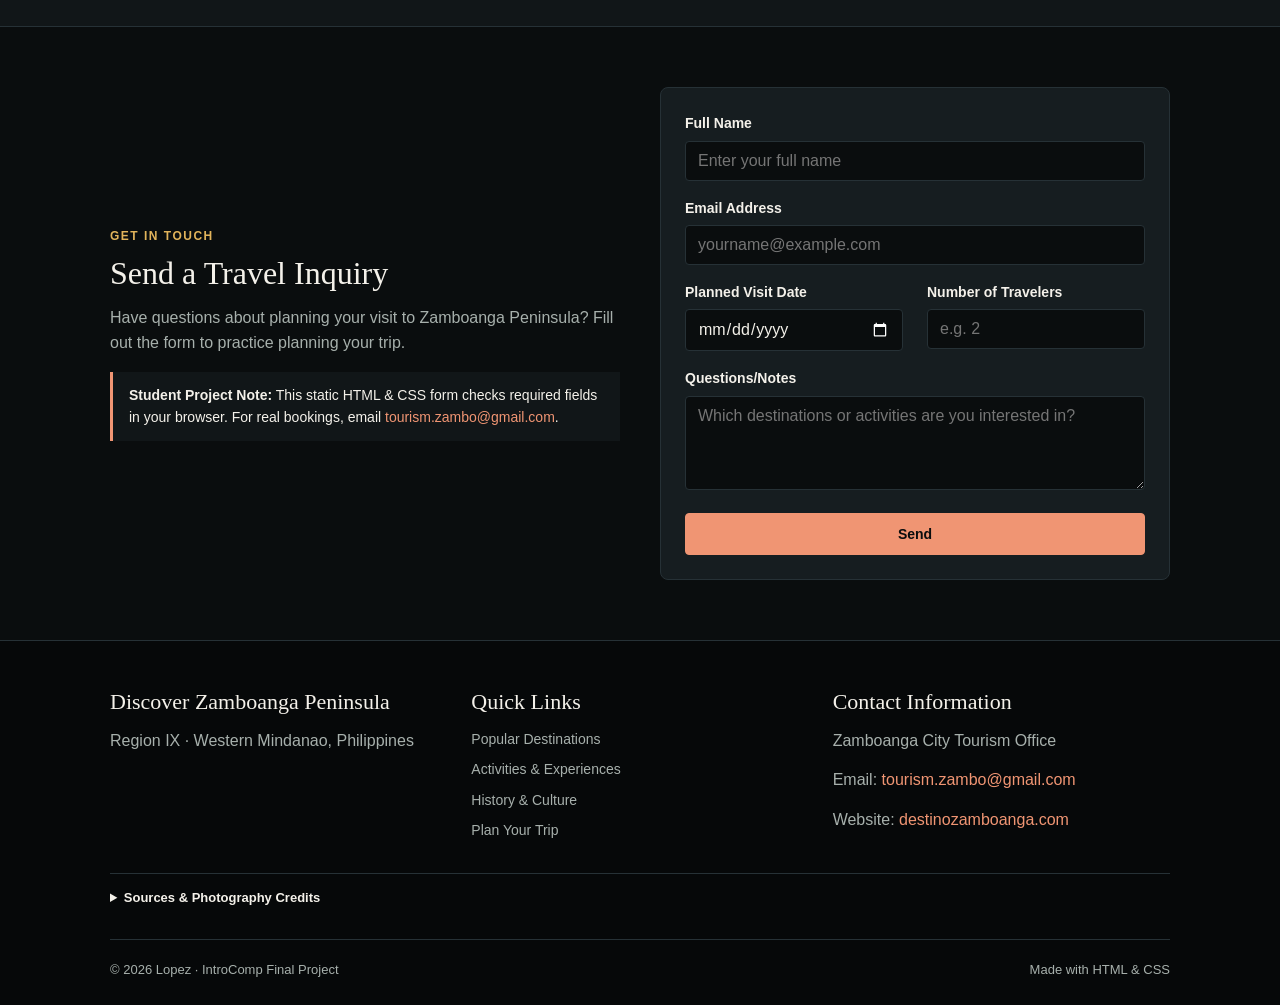
<file: plan-trip.html>
<!doctype html>
<html lang="en">
  <head>
    <meta charset="UTF-8" />
    <meta name="viewport" content="width=device-width, initial-scale=1.0" />
    <title>Plan Your Trip | Discover Zamboanga Peninsula</title>
    <link rel="icon" href="Assets/Icons/vinta.svg" type="image/svg+xml" />
    <link rel="stylesheet" href="style.css" />
  </head>
  <body>
    <header class="site-header">
      <div class="container header-inner">
        <a class="brand" href="index.html">
          <img src="Assets/Icons/vinta.svg" alt="Vinta icon" width="36" height="36" />
          <span>ZAMBOANGA PENINSULA</span>
        </a>
        <nav class="main-nav" aria-label="Main navigation">
          <a href="index.html">Home</a>
          <a href="destinations.html">Destinations</a>
          <a href="activities.html">Activities</a>
          <a href="history.html">History &amp; Culture</a>
          <a href="plan-trip.html" class="active">Plan Your Trip</a>
        </nav>
      </div>
    </header>

    <main>
      <section class="page-header">
        <div class="container">
          <p class="eyebrow">05 / Travel Guide</p>
          <h1>Plan Your Trip</h1>
          <p class="lead">
            Start with three days in Zamboanga City using our simple itinerary,
            practical travel tips, and packing checklist.
          </p>
        </div>
      </section>

      <!-- Three-day itinerary -->
      <section class="container section">
        <p class="eyebrow">Suggested Schedule</p>
        <h2>3-Day Zamboanga City Itinerary</h2>
        <p>
          This sample plan uses Zamboanga City as your base. Distant stops like
          Dapitan, Pagadian, and Ipil require separate travel days.
        </p>

        <div class="table-wrap">
          <table>
            <thead>
              <tr>
                <th>Day</th>
                <th>Morning</th>
                <th>Afternoon</th>
                <th>Evening</th>
              </tr>
            </thead>
            <tbody>
              <tr>
                <th>Day 1: City &amp; Heritage</th>
                <td>
                  Enjoy a local satti breakfast, then visit Fort Pilar and its
                  National Museum branch.
                </td>
                <td>
                  Explore the historic city center and walk near the waterfront.
                </td>
                <td>Have dinner and take a stroll at Paseo del Mar.</td>
              </tr>
              <tr>
                <th>Day 2: Island &amp; Sea</th>
                <td>
                  Join your pre-arranged boat trip to Great Santa Cruz Island
                  and the mangrove lagoon.
                </td>
                <td>
                  Return to the mainland on the scheduled boat and rest at your
                  hotel.
                </td>
                <td>
                  Try a local seafood dinner featuring curacha in Alavar sauce.
                </td>
              </tr>
              <tr>
                <th>Day 3: Crafts &amp; Flavors</th>
                <td>
                  Visit the Yakan Weaving Village in Upper Calarian and meet
                  local weavers.
                </td>
                <td>
                  Shop for handwoven crafts and cool down with a knickerbocker
                  dessert.
                </td>
                <td>
                  Enjoy an early dinner and prepare for your onward departure.
                </td>
              </tr>
            </tbody>
          </table>
        </div>
      </section>

      <!-- Travel tips and packing list -->
      <section class="section section-alt">
        <div class="container grid-2">
          <div class="card">
            <p class="eyebrow">Good to Know</p>
            <h2>Travel Tips</h2>
            <ul>
              <li>
                <strong>Reserve island trips:</strong> Book Great Santa Cruz
                Island slots ahead of time with the city tourism office.
              </li>
              <li>
                <strong>Check the weather:</strong> Sea conditions can affect
                boat schedules, so keep a mainland backup plan.
              </li>
              <li>
                <strong>Travel at a realistic pace:</strong> Allow extra travel
                days between provinces across the peninsula.
              </li>
              <li>
                <strong>Respect local customs:</strong> Dress modestly at
                shrines and ask before photographing people.
              </li>
              <li>
                <strong>Protect the coast:</strong> Never collect pink sand,
                shells, or coral from the beaches.
              </li>
            </ul>
          </div>

          <div class="card">
            <p class="eyebrow">Come Prepared</p>
            <h2>Packing Checklist</h2>
            <p>Tick off these essentials as you pack for your trip:</p>
            <div class="checklist">
              <label><input type="checkbox" /> Valid ID and booking confirmation</label>
              <label><input type="checkbox" /> Cash for small local purchases</label>
              <label><input type="checkbox" /> Lightweight, breathable clothes</label>
              <label><input type="checkbox" /> Modest attire for religious sites</label>
              <label><input type="checkbox" /> Walking shoes and beach sandals</label>
              <label><input type="checkbox" /> Sun protection, hat, and sunglasses</label>
              <label><input type="checkbox" /> Refillable water bottle</label>
              <label><input type="checkbox" /> Light rain jacket and dry bag</label>
              <label><input type="checkbox" /> Personal medicines and toiletries</label>
              <label><input type="checkbox" /> Phone charger and power bank</label>
            </div>
          </div>
        </div>
      </section>

      <!-- Practice inquiry form; submissions stay on this page. -->
      <section class="container section two-col">
        <div>
          <p class="eyebrow">Get in Touch</p>
          <h2>Send a Travel Inquiry</h2>
          <p>
            Have questions about planning your visit to Zamboanga Peninsula?
            Fill out the form to practice planning your trip.
          </p>
          <div class="note-box">
            <strong>Student Project Note:</strong> This static HTML &amp; CSS
            form checks required fields in your browser. For real bookings,
            email
            <a href="mailto:tourism.zambo@gmail.com">tourism.zambo@gmail.com</a>.
          </div>
        </div>

        <form class="card" action="plan-trip.html#form-demo" method="get">
          <div class="form-group">
            <label for="full-name">Full Name</label>
            <input
              type="text"
              id="full-name"
              name="full-name"
              placeholder="Enter your full name"
              required
            />
          </div>

          <div class="form-group">
            <label for="email">Email Address</label>
            <input
              type="email"
              id="email"
              name="email"
              placeholder="yourname@example.com"
              required
            />
          </div>

          <div class="grid-2">
            <div class="form-group">
              <label for="visit-date">Planned Visit Date</label>
              <input type="date" id="visit-date" name="visit-date" required />
            </div>

            <div class="form-group">
              <label for="travelers">Number of Travelers</label>
              <input
                type="number"
                id="travelers"
                name="travelers"
                min="1"
                max="50"
                placeholder="e.g. 2"
                required
              />
            </div>
          </div>

          <div class="form-group">
            <label for="notes">Questions/Notes</label>
            <textarea
              id="notes"
              name="notes"
              rows="4"
              placeholder="Which destinations or activities are you interested in?"
            ></textarea>
          </div>

          <button type="submit" class="btn">Send</button>

          <div id="form-demo" class="form-result" role="status">
            <strong>Demo complete — no message was sent.</strong>
            <p>
              This static HTML &amp; CSS project has no backend server. For real
              inquiries, email
              <a href="mailto:tourism.zambo@gmail.com">tourism.zambo@gmail.com</a>.
            </p>
          </div>
        </form>
      </section>
    </main>

    <footer class="site-footer">
      <div class="container">
        <div class="grid-3">
          <div>
            <h3>Discover Zamboanga Peninsula</h3>
            <p>Region IX · Western Mindanao, Philippines</p>
          </div>
          <div class="footer-links">
            <h3>Quick Links</h3>
            <a href="destinations.html">Popular Destinations</a>
            <a href="activities.html">Activities &amp; Experiences</a>
            <a href="history.html">History &amp; Culture</a>
            <a href="plan-trip.html">Plan Your Trip</a>
          </div>
          <div>
            <h3>Contact Information</h3>
            <p>Zamboanga City Tourism Office</p>
            <p>
              Email:
              <a href="mailto:tourism.zambo@gmail.com">tourism.zambo@gmail.com</a>
            </p>
            <p>
              Website:
              <a href="https://destinozamboanga.com/">destinozamboanga.com</a>
            </p>
          </div>
        </div>
        <details class="credits">
          <summary>Sources &amp; Photography Credits</summary>
          <ul>
            <li><strong>Sources:</strong> <a href="https://destinozamboanga.com/">Zamboanga City Tourism</a> · <a href="https://zamboangacity.gov.ph/wp-content/uploads/2026/03/LGU-ZAMBOANGA_CITIZENS-CHARTER-1ST-EDITION-2026_compressed.pdf">Zamboanga City Citizen’s Charter (2026)</a> · <a href="https://www.nationalmuseum.gov.ph/our-museums/regional-area-and-site-museums/western-southern-mindanao/">National Museum</a></li>
            <li><strong>Photos:</strong> All site photographs via Wikimedia Commons under CC BY 3.0, CC BY-SA 3.0/4.0, and CC0 licenses.</li>
          </ul>
        </details>
        <div class="footer-bottom">
          <span>&copy; 2026 Lopez · IntroComp Final Project</span>
          <span>Made with HTML &amp; CSS</span>
        </div>
      </div>
    </footer>
  </body>
</html>
</file>
<file: style.css>
/* Theme and base styles */
:root {
  --bg-main: #0a0d0e;
  --bg-section: #111618;
  --bg-card: #161d20;
  --text-main: #f4f1ea;
  --text-muted: #a7b0ac;
  --accent: #f09573;
  --accent-hover: #ffae8f;
  --gold: #e2b45b;
  --border: #263136;
}

* {
  box-sizing: border-box;
  margin: 0;
  padding: 0;
}

html {
  scroll-behavior: smooth;
}

body {
  background-color: var(--bg-main);
  color: var(--text-main);
  font-family: Arial, Helvetica, sans-serif;
  font-size: 16px;
  line-height: 1.6;
  overflow-wrap: break-word;
}

img,
video {
  display: block;
  max-width: 100%;
  height: auto;
  border-radius: 6px;
}

.video-player {
  width: 100%;
  background-color: #000;
  border: 1px solid var(--border);
  border-radius: 8px;
}

a {
  color: var(--accent);
  text-decoration: none;
}

a:hover {
  color: var(--accent-hover);
  text-decoration: underline;
}

/* Typography */
h1,
h2,
h3 {
  font-family: Georgia, "Times New Roman", serif;
  font-weight: normal;
  line-height: 1.2;
  margin-bottom: 12px;
}

h1 {
  font-size: 44px;
}

h2 {
  font-size: 32px;
}

h3 {
  font-size: 22px;
}

p {
  margin-bottom: 14px;
  color: var(--text-muted);
}

ul {
  padding-left: 20px;
  margin-top: 10px;
}

li {
  margin-bottom: 10px;
  color: var(--text-muted);
}

strong {
  color: var(--text-main);
}

.eyebrow {
  font-size: 12px;
  font-weight: bold;
  letter-spacing: 1.5px;
  text-transform: uppercase;
  color: var(--gold);
  margin-bottom: 8px;
}

.lead {
  font-size: 18px;
  color: var(--text-main);
}

/* Shared layouts */
.container {
  max-width: 1100px;
  margin: 0 auto;
  padding: 0 20px;
}

.section {
  /* Preserve the side gutters when a section is also a container. */
  padding-block: 60px;
}

.section-alt {
  background-color: var(--bg-section);
  border-top: 1px solid var(--border);
  border-bottom: 1px solid var(--border);
}

.section-header {
  display: flex;
  justify-content: space-between;
  align-items: flex-end;
  margin-bottom: 30px;
  gap: 20px;
}

.two-col,
.grid-2,
.grid-3,
.spot-card {
  display: grid;
  grid-template-columns: repeat(2, minmax(0, 1fr));
  gap: 24px;
}

.two-col {
  gap: 40px;
  align-items: center;
}

.grid-3 {
  grid-template-columns: repeat(3, minmax(0, 1fr));
}

.two-col > *,
.grid-2 > *,
.grid-3 > *,
.spot-card > * {
  min-width: 0;
}

/* Header and navigation */
.site-header {
  background-color: var(--bg-section);
  border-bottom: 1px solid var(--border);
  padding: 16px 0;
}

.header-inner {
  display: flex;
  justify-content: space-between;
  align-items: center;
  gap: 20px;
}

.brand {
  display: flex;
  align-items: center;
  gap: 10px;
  color: var(--text-main);
  font-weight: bold;
  letter-spacing: 1px;
}

.brand:hover {
  text-decoration: none;
  color: var(--accent);
}

.brand img {
  flex-shrink: 0;
}

.main-nav {
  display: flex;
  align-items: center;
  gap: 20px;
  flex-wrap: wrap;
}

.main-nav a {
  display: inline-flex;
  align-items: center;
  min-height: 44px;
  color: var(--text-muted);
  font-size: 14px;
  padding: 6px 4px;
  border-bottom: 2px solid transparent;
}

.main-nav a:hover,
.main-nav a.active {
  color: var(--text-main);
  border-bottom-color: var(--accent);
  text-decoration: none;
}

/* Buttons, cards and media lists */
.btn {
  display: inline-block;
  background-color: var(--accent);
  color: #0a0d0e;
  font-size: 14px;
  font-weight: bold;
  padding: 12px 22px;
  border-radius: 4px;
  border: 1px solid var(--accent);
  cursor: pointer;
  text-align: center;
}

.btn:hover {
  background-color: var(--accent-hover);
  border-color: var(--accent-hover);
  color: #0a0d0e;
  text-decoration: none;
}

.btn-outline {
  background-color: rgba(10, 13, 14, 0.6);
  color: var(--text-main);
  border: 1px solid var(--text-main);
}

.btn-outline:hover {
  background-color: var(--text-main);
  border-color: var(--text-main);
  color: #0a0d0e;
}

.card {
  background-color: var(--bg-card);
  border: 1px solid var(--border);
  border-radius: 8px;
  padding: 24px;
  display: flex;
  flex-direction: column;
}

.card:hover {
  border-color: var(--accent);
}

.card > a {
  margin-top: auto;
  padding-top: 8px;
  font-weight: bold;
}

.card-img {
  width: 100%;
  aspect-ratio: 4 / 3;
  object-fit: cover;
  margin-bottom: 16px;
}

.icon-title {
  display: flex;
  align-items: center;
  gap: 8px;
}

.icon-sm {
  width: 22px;
  height: 22px;
  flex-shrink: 0;
}

.media-list {
  list-style: none;
  padding-left: 0;
  margin-top: 14px;
}

.media-list li {
  display: grid;
  grid-template-columns: 88px minmax(0, 1fr);
  align-items: start;
  gap: 12px;
  padding: 12px 0;
  border-top: 1px solid var(--border);
  margin-bottom: 0;
  font-size: 14px;
}

.item-thumb {
  width: 100%;
  height: 68px;
  object-fit: cover;
  border: 1px solid var(--border);
}

/* Entries without a matching photo use the full row. */
.media-list li > div:only-child {
  grid-column: 1 / -1;
}

/* Hero and page headings */
.hero {
  min-height: 540px;
  display: flex;
  align-items: center;
  background:
    linear-gradient(
      90deg,
      rgba(10, 13, 14, 0.92) 0%,
      rgba(10, 13, 14, 0.68) 50%,
      rgba(10, 13, 14, 0.25) 100%
    ),
    url("Assets/Images/santa-cruz-island.jpg") center / cover no-repeat;
  border-bottom: 1px solid var(--border);
}

.hero .container {
  width: 100%;
}

.hero-content {
  max-width: 600px;
  padding: 60px 0;
}

.hero h1 {
  font-size: 56px;
  line-height: 1.1;
  margin-bottom: 16px;
}

.hero h1 span {
  color: var(--accent);
  font-style: italic;
}

.hero .lead {
  margin-bottom: 24px;
}

.hero-buttons {
  display: flex;
  flex-wrap: wrap;
  gap: 12px;
}

.highlights-bar {
  background-color: var(--bg-section);
  border-bottom: 1px solid var(--border);
  padding: 16px 0;
}

.highlights-inner {
  display: flex;
  justify-content: space-between;
  flex-wrap: wrap;
  gap: 16px;
  font-size: 14px;
  color: var(--text-muted);
}

.page-header {
  background-color: var(--bg-section);
  border-bottom: 1px solid var(--border);
  padding: 48px 0;
}

/* Destination cards and callouts */
.jump-links {
  display: flex;
  flex-wrap: wrap;
  gap: 10px;
  margin-bottom: 30px;
}

.jump-links a {
  background-color: var(--bg-card);
  border: 1px solid var(--border);
  padding: 6px 14px;
  border-radius: 20px;
  font-size: 13px;
  color: var(--text-main);
}

.jump-links a:hover {
  border-color: var(--accent);
  text-decoration: none;
}

.spot-card {
  gap: 32px;
  align-items: center;
  background-color: var(--bg-card);
  border: 1px solid var(--border);
  border-radius: 8px;
  padding: 24px;
  margin-bottom: 24px;
}

/* Keep photo sizing separate from the location icons inside each card. */
.spot-card > img {
  width: 100%;
  aspect-ratio: 4 / 3;
  object-fit: contain;
  background-color: var(--bg-main);
}

.location {
  display: flex;
  align-items: center;
  gap: 6px;
  font-size: 14px;
  font-weight: bold;
  color: var(--gold);
  margin-bottom: 12px;
}

.location img {
  width: 18px;
  height: 18px;
  flex-shrink: 0;
}

.note-box {
  background-color: var(--bg-section);
  border-left: 3px solid var(--accent);
  padding: 12px 16px;
  margin-top: 16px;
  font-size: 14px;
}

.cta-banner {
  display: flex;
  justify-content: space-between;
  align-items: center;
  gap: 20px;
  background-color: var(--bg-card);
  border: 1px solid var(--border);
  border-radius: 8px;
  padding: 32px;
}

.cta-banner > .btn {
  flex-shrink: 0;
}

/* Trip planner */
.table-wrap {
  overflow-x: auto;
  margin-top: 20px;
}

table {
  width: 100%;
  min-width: 600px;
  border-collapse: collapse;
  background-color: var(--bg-card);
  border: 1px solid var(--border);
}

th,
td {
  padding: 16px;
  text-align: left;
  border-bottom: 1px solid var(--border);
  vertical-align: top;
}

thead th {
  background-color: var(--bg-section);
  color: var(--gold);
  font-size: 14px;
  text-transform: uppercase;
}

tbody td {
  color: var(--text-muted);
}

.checklist label {
  display: flex;
  align-items: flex-start;
  gap: 10px;
  padding: 8px 0;
  border-bottom: 1px solid var(--border);
  color: var(--text-muted);
  cursor: pointer;
}

.checklist input {
  width: 16px;
  height: 16px;
  margin-top: 4px;
  flex-shrink: 0;
  accent-color: var(--accent);
}

.checklist label:has(input:checked) {
  text-decoration: line-through;
  color: var(--text-main);
}

.form-result {
  display: none;
  margin-top: 16px;
  padding: 12px 16px;
  background-color: var(--bg-section);
  border: 1px solid var(--accent);
  border-radius: 4px;
  font-size: 14px;
}

.form-result:target {
  display: block;
}

.form-group {
  margin-bottom: 16px;
}

.form-group label {
  display: block;
  font-size: 14px;
  font-weight: bold;
  margin-bottom: 6px;
}

.form-group input,
.form-group textarea {
  width: 100%;
  min-width: 0;
  padding: 10px 12px;
  background-color: var(--bg-main);
  color: var(--text-main);
  border: 1px solid var(--border);
  border-radius: 4px;
  font-family: inherit;
  font-size: 16px;
  color-scheme: dark;
}

.form-group input:focus,
.form-group textarea:focus {
  outline: none;
  border-color: var(--accent);
}

.form-group textarea {
  resize: vertical;
}

/* Footer */
.site-footer {
  background-color: #060809;
  border-top: 1px solid var(--border);
  padding: 48px 0 24px;
}

.credits {
  border-top: 1px solid var(--border);
  margin-top: 24px;
  padding-top: 14px;
  font-size: 13px;
  color: var(--text-muted);
}

.credits summary {
  cursor: pointer;
  font-weight: bold;
  color: var(--text-main);
}

.credits ul {
  margin-top: 8px;
}

.credits li {
  font-size: 12px;
  margin-bottom: 6px;
}

.footer-links a {
  display: block;
  color: var(--text-muted);
  margin-bottom: 8px;
  font-size: 14px;
}

.footer-bottom {
  border-top: 1px solid var(--border);
  margin-top: 30px;
  padding-top: 20px;
  display: flex;
  justify-content: space-between;
  flex-wrap: wrap;
  gap: 10px;
  font-size: 13px;
  color: var(--text-muted);
}

/* Smaller screens */
@media (max-width: 900px) {
  .grid-3 {
    grid-template-columns: repeat(2, minmax(0, 1fr));
  }

  .header-inner {
    flex-direction: column;
    align-items: flex-start;
    gap: 12px;
  }

  .two-col,
  .spot-card {
    gap: 24px;
  }
}

@media (max-width: 768px) {
  h1,
  .hero h1 {
    font-size: 32px;
  }

  h2 {
    font-size: 25px;
  }

  .section {
    padding-block: 40px;
  }

  .page-header {
    padding: 32px 0;
  }

  .hero {
    min-height: 380px;
  }

  .hero-content {
    padding: 40px 0;
  }

  .section-header,
  .cta-banner {
    flex-direction: column;
    align-items: flex-start;
    gap: 12px;
  }

  .main-nav {
    width: 100%;
    gap: 8px 14px;
  }

  .two-col,
  .grid-2,
  .grid-3,
  .spot-card {
    grid-template-columns: 1fr;
    gap: 20px;
  }

  .card,
  .spot-card,
  .cta-banner {
    padding: 18px;
  }

  th,
  td {
    padding: 12px;
    font-size: 14px;
  }
}

@media (max-width: 480px) {
  .main-nav {
    gap: 4px 10px;
  }

  .media-list li {
    grid-template-columns: 72px minmax(0, 1fr);
  }

  .hero-buttons .btn {
    width: 100%;
  }
}
</file>
